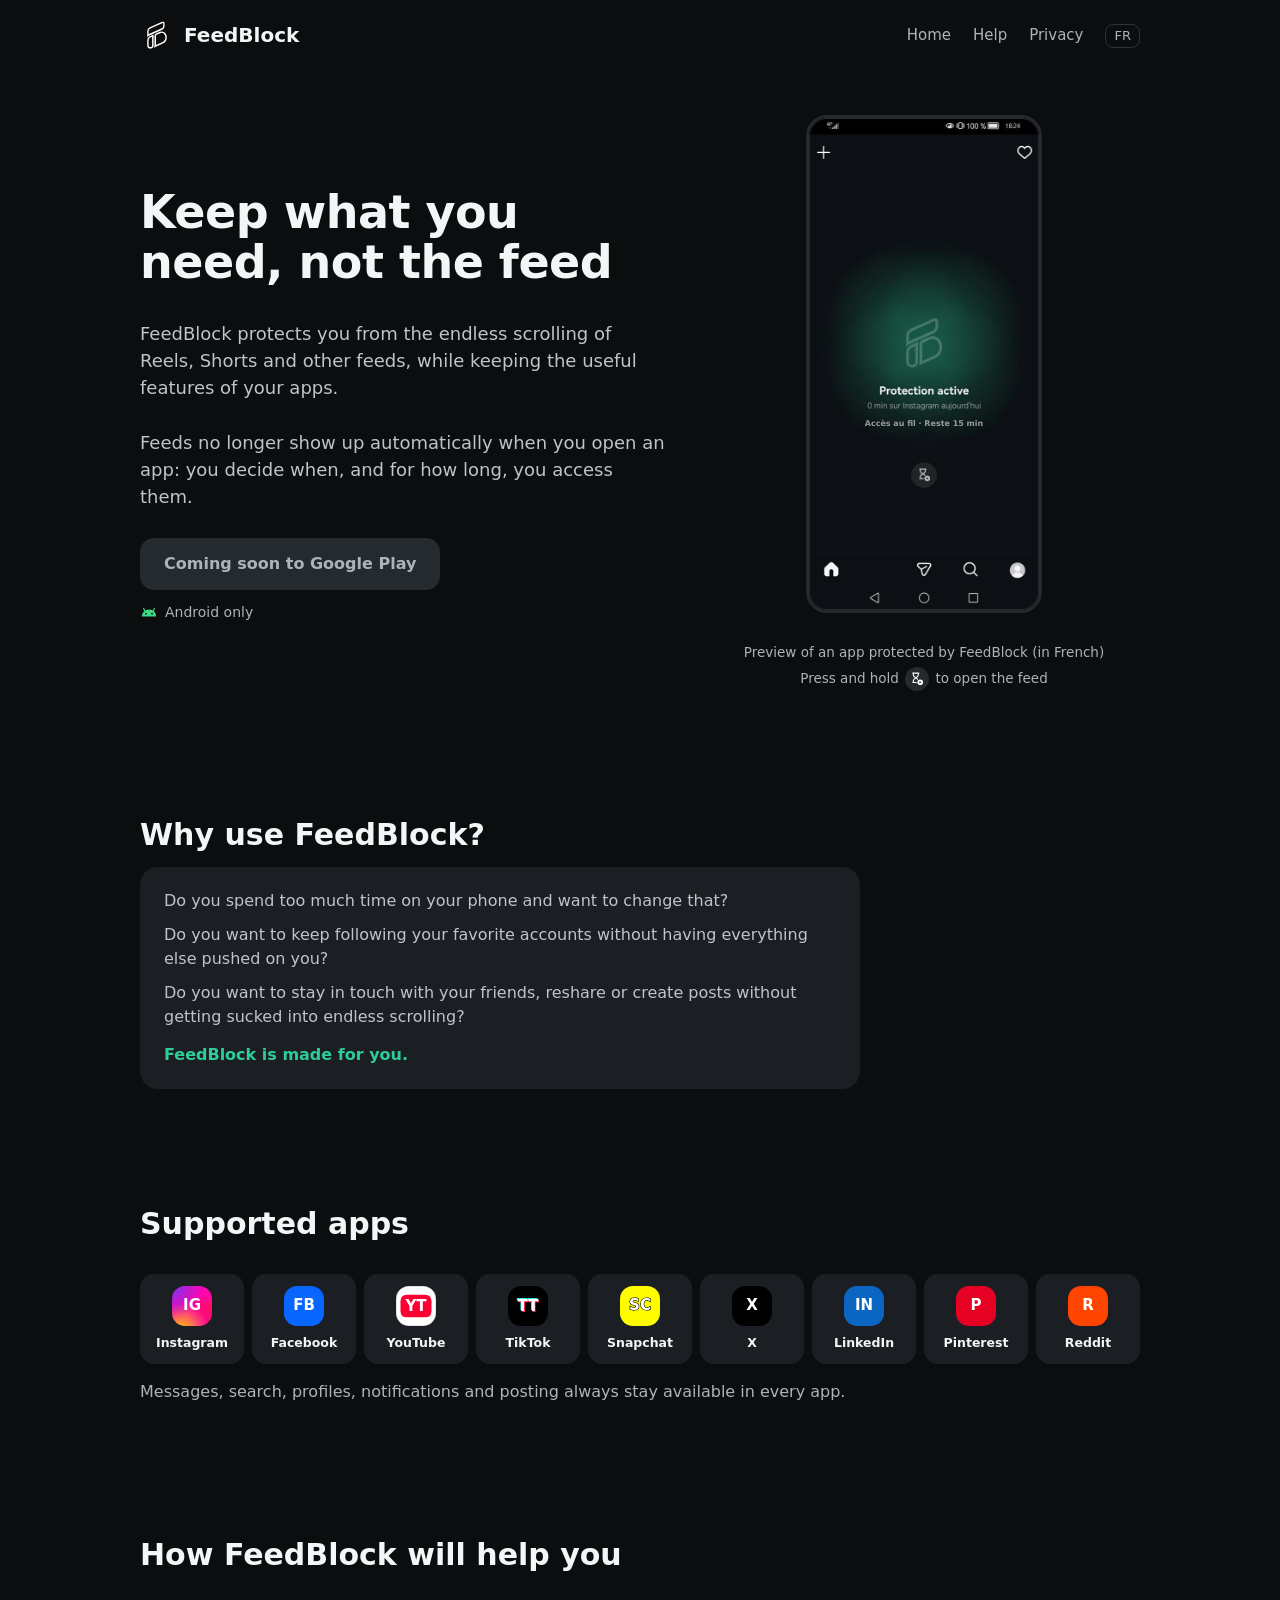
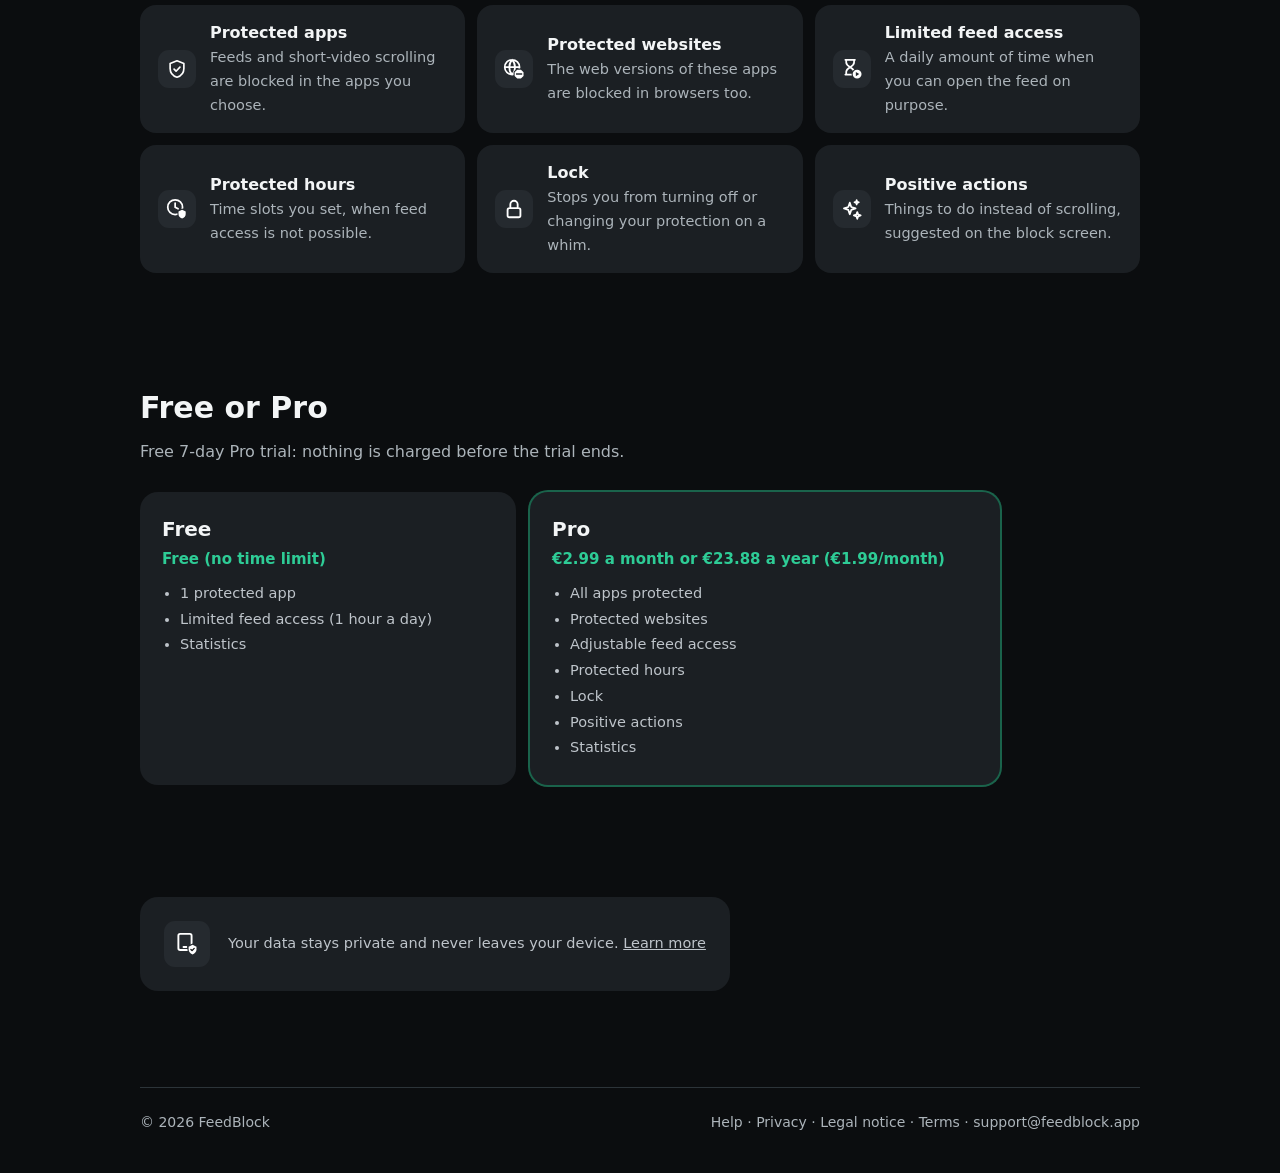
<file: index.html>
<!doctype html>
<html lang="en">
<head>
<meta charset="utf-8">
<meta name="viewport" content="width=device-width, initial-scale=1">
<title>FeedBlock · Block feeds and short-video scrolling</title>
<meta name="description" content="FeedBlock blocks feeds and short-video scrolling in your apps, without blocking anything else.">
<meta property="og:type" content="website">
<meta property="og:site_name" content="FeedBlock">
<meta property="og:title" content="FeedBlock · Block feeds and short-video scrolling">
<meta property="og:description" content="FeedBlock blocks feeds and short-video scrolling in your apps, without blocking anything else.">
<meta property="og:url" content="https://feedblock.app/">
<meta property="og:image" content="https://feedblock.app/partage-en.png">
<meta property="og:image:width" content="1200">
<meta property="og:image:height" content="630">
<meta property="og:locale" content="en_US">
<meta name="twitter:card" content="summary_large_image">
<link rel="alternate" hreflang="en" href="https://feedblock.app/">
<link rel="alternate" hreflang="fr" href="https://feedblock.app/fr/">
<link rel="alternate" hreflang="x-default" href="https://feedblock.app/">
<link rel="icon" href="/favicon.svg">
<link rel="stylesheet" href="/style.css?v=202611091512">
<script>try{if(!localStorage.getItem('lang')&&/^fr\b/i.test(navigator.language||''))location.replace('/fr/')}catch(e){}</script>
</head>
<body>
<div class="wrap">
<header>
 <a class="brand" href="/"><img src="/logo.svg" alt="">FeedBlock</a>
 <nav><a href="/">Home</a><a href="/help">Help</a><a href="/privacy">Privacy</a><a class="lang" href="/fr/" hreflang="fr" onclick="try{localStorage.setItem('lang','fr')}catch(e){}">FR</a></nav>
</header>

<div class="hero">
 <div>
  <h1>Keep what you need, <span style="white-space:nowrap">not the feed</span></h1>
  <p class="lead">FeedBlock protects you from the endless scrolling of Reels, Shorts and other feeds, while keeping the useful features of your apps.</p>
  <p class="lead">Feeds no longer show up automatically when you open an app: you decide when, and for how long, you access them.</p>
  <a class="btn off">Coming soon to Google Play</a>
  <div class="note"><svg class="droid" viewBox="0 0 24 24" aria-hidden="true"><path fill="#3DDC84" d="M2.5,18A9.5,9.5 0 0 1 21.5,18Z"/><path stroke="#3DDC84" stroke-width="1.6" stroke-linecap="round" d="M6.6,10.4L4.8,7.4M17.4,10.4L19.2,7.4"/><circle cx="8" cy="14.3" r="1.15" fill="#0b0d0f"/><circle cx="16" cy="14.3" r="1.15" fill="#0b0d0f"/></svg>Android only</div>
 </div>
 <div class="phones">
  <div class="demo" id="demo" role="img" aria-label="FeedBlock block screen on Instagram: a long press on the hourglass opens the feed for a limited time">
   <img class="fil" src="/fil.jpg" alt="" draggable="false" style="visibility:hidden">
   <img class="mask" src="/masque.jpg" alt="" draggable="false">
   <div class="count"><span class="cw"><span class="ct">Accès au fil · Reste 15 min</span><i class="track"><b></b></i></span></div>
   <div class="pill"><small>Restant</small><span class="pt">15:00</span></div>
   <div class="hold" id="hold" aria-label="Feed access"></div>
  </div>
  <div class="hint">Preview of an app protected by FeedBlock (in French)<br>Press and hold <span class="hg"><img src="/icons/ic_free_time.svg" alt="the hourglass"></span> to open the feed</div>
 </div>
 <script>
 // Démonstration lancée par l'utilisateur (comme dans l'application) : maintenir le sablier 5 s ouvre le fil 15 min ;
 // ici le fil se referme après quelques secondes pour pouvoir recommencer. Positions relevées sur les captures 1080 x 2312.
 (function(){
  const d=document.getElementById('demo'),mask=d.querySelector('.mask'),fil=d.querySelector('.fil'),count=d.querySelector('.count'),ct=d.querySelector('.ct'),
   track=d.querySelector('.track'),fill=track.firstChild,pill=d.querySelector('.pill'),pt=d.querySelector('.pt'),
   hold=document.getElementById('hold');
  const size=()=>d.style.setProperty('--k',d.clientWidth/360);size();addEventListener('resize',size);
  const wait=ms=>new Promise(r=>setTimeout(r,ms));
  let state='idle',raf=0;
  function reset(){
   cancelAnimationFrame(raf);state='idle';d.classList.remove('pressing','open');
   mask.style.opacity=1;count.style.opacity=1;pill.style.visibility='hidden';
   ct.textContent='Accès au fil · Reste 15 min';ct.classList.remove('on');track.style.visibility='hidden';fill.style.transform='scaleX(0)';
   // Fil caché sous l'écran bloqué une fois recouvert : ses bords se voyaient autour du téléphone agrandi.
   setTimeout(()=>{if(state==='idle')fil.style.visibility='hidden';},800);
  }
  async function open(){
   state='open';fil.style.visibility='visible';d.classList.remove('pressing');d.classList.add('open');mask.style.opacity=0;count.style.opacity=0;
   let s=900;pt.textContent='15:00';await wait(700);pill.style.visibility='visible';
   for(let i=0;i<6;i++){await wait(1000);s--;pt.textContent=Math.floor(s/60)+':'+String(s%60).padStart(2,'0');}
   reset();
  }
  function down(e){
   if(state!=='idle')return;e.preventDefault();state='pressing';d.classList.add('pressing');
   ct.classList.add('on');track.style.visibility='visible';const t0=performance.now();
   (function step(){const k=Math.min(1,(performance.now()-t0)/5000);ct.textContent='Accès au fil dans '+Math.max(1,Math.ceil(5-k*5));fill.style.transform='scaleX('+k+')';
    if(k>=1)open();else raf=requestAnimationFrame(step);})();
  }
  function up(){if(state==='pressing')reset();}
  hold.addEventListener('pointerdown',down);
  ['pointerup','pointerleave','pointercancel'].forEach(t=>hold.addEventListener(t,up));
  d.addEventListener('contextmenu',e=>e.preventDefault());
  reset();
 })();
 </script>
</div>

<section>
 <h2>Why use FeedBlock?</h2>
 <div class="questions">
  <p>Do you spend too much time on your phone and want to change that?</p>
  <p>Do you want to keep following your favorite accounts without having everything else pushed on you?</p>
  <p>Do you want to stay in touch with your friends, reshare or create posts without getting sucked into endless scrolling?</p>
  <b>FeedBlock is made for you.</b>
 </div>
</section>

<section>
 <h2 style="margin-bottom:28px">Supported apps</h2>
 <div class="apps">
  <div class="app"><div aria-hidden="true" class="tile ig">IG</div>Instagram</div>
  <div class="app"><div aria-hidden="true" class="tile" style="background:#0866ff">FB</div>Facebook</div>
  <div class="app"><div aria-hidden="true" class="tile yt"><svg viewBox="0 0 34 34"><path fill="#ff0033" d="M9.2,7.4 L24.8,7.4 Q30.2,7.4 30.2,13.05 L30.2,20.95 Q30.2,26.6 24.8,26.6 L9.2,26.6 Q3.81,26.6 3.81,20.95 L3.81,13.05 Q3.81,7.4 9.2,7.4Z"/><text x="17" y="21.6" font-size="12.75" font-weight="800" fill="#fff" text-anchor="middle">YT</text></svg></div>YouTube</div>
  <div class="app"><div aria-hidden="true" class="tile tt"><svg viewBox="0 0 34 34"><text x="16.2" y="20.8" font-size="12.75" font-weight="800" fill="#25F4EE" text-anchor="middle">TT</text><text x="17.8" y="22.4" font-size="12.75" font-weight="800" fill="#FE2C55" text-anchor="middle">TT</text><text x="17" y="21.6" font-size="12.75" font-weight="800" fill="#fff" text-anchor="middle">TT</text></svg></div>TikTok</div>
  <div class="app"><div aria-hidden="true" class="tile sc" style="background:#fffc00">SC</div>Snapchat</div>
  <div class="app"><div aria-hidden="true" class="tile" style="background:#000">X</div>X</div>
  <div class="app"><div aria-hidden="true" class="tile" style="background:#0a66c2">IN</div>LinkedIn</div>
  <div class="app"><div aria-hidden="true" class="tile" style="background:#e60023">P</div>Pinterest</div>
  <div class="app"><div aria-hidden="true" class="tile" style="background:#ff4500">R</div>Reddit</div>
 </div>
 <p class="keep">Messages, search, profiles, notifications and posting always stay available in every app.</p>
</section>

<section id="fonctions">
 <h2 style="margin-bottom:28px">How FeedBlock will help you</h2>
 <div class="features">
  <div class="feature"><div class="ico"><img src="/icons/ic_tab_protection.svg" alt=""></div><div><b>Protected apps</b><span>Feeds and short-video scrolling are blocked in the apps you choose.</span></div></div>
  <div class="feature"><div class="ico"><img src="/icons/ic_web.svg" alt=""></div><div><b>Protected websites</b><span>The web versions of these apps are blocked in browsers too.</span></div></div>
  <div class="feature"><div class="ico"><img src="/icons/ic_free_time.svg" alt=""></div><div><b>Limited feed access</b><span>A daily amount of time when you can open the feed on purpose.</span></div></div>
  <div class="feature"><div class="ico"><img src="/icons/ic_protected_hours.svg" alt=""></div><div><b>Protected hours</b><span>Time slots you set, when feed access is not possible.</span></div></div>
  <div class="feature"><div class="ico"><img src="/icons/ic_lock.svg" alt=""></div><div><b>Lock</b><span>Stops you from turning off or changing your protection on a whim.</span></div></div>
  <div class="feature"><div class="ico"><img src="/icons/ic_idea.svg" alt=""></div><div><b>Positive actions</b><span>Things to do instead of scrolling, suggested on the block screen.</span></div></div>
 </div>
</section>

<section id="prix">
 <h2>Free or Pro</h2>
 <p class="sub">Free 7-day Pro trial: nothing is charged before the trial ends.</p>
 <div class="plans">
  <div class="plan">
   <h3>Free</h3><div class="price">Free (no time limit)</div>
   <ul><li>1 protected app</li><li>Limited feed access (1 hour a day)</li><li>Statistics</li></ul>
  </div>
  <div class="plan pro">
   <h3>Pro</h3><div class="price">€2.99 a month or €23.88 a year (€1.99/month)</div>
   <ul><li>All apps protected</li><li>Protected websites</li><li>Adjustable feed access</li><li>Protected hours</li><li>Lock</li><li>Positive actions</li><li>Statistics</li></ul>
  </div>
 </div>
</section>

<section>
 <div class="privacy">
  <div class="ico" style="width:46px;height:46px"><img src="/icons/confidentialite.svg" alt="" style="width:24px;height:24px"></div>
  <p>Your data stays private and never leaves your device. <a href="/privacy">Learn more</a></p>
 </div>
</section>

<footer>
 <span>© 2026 FeedBlock</span>
 <span><a href="/help">Help</a> · <a href="/privacy">Privacy</a> · <a href="/legal">Legal notice</a> · <a href="/terms">Terms</a> · <a href="mailto:support@feedblock.app">support@feedblock.app</a></span>
</footer>
</div>
</body>
</html>
</file>
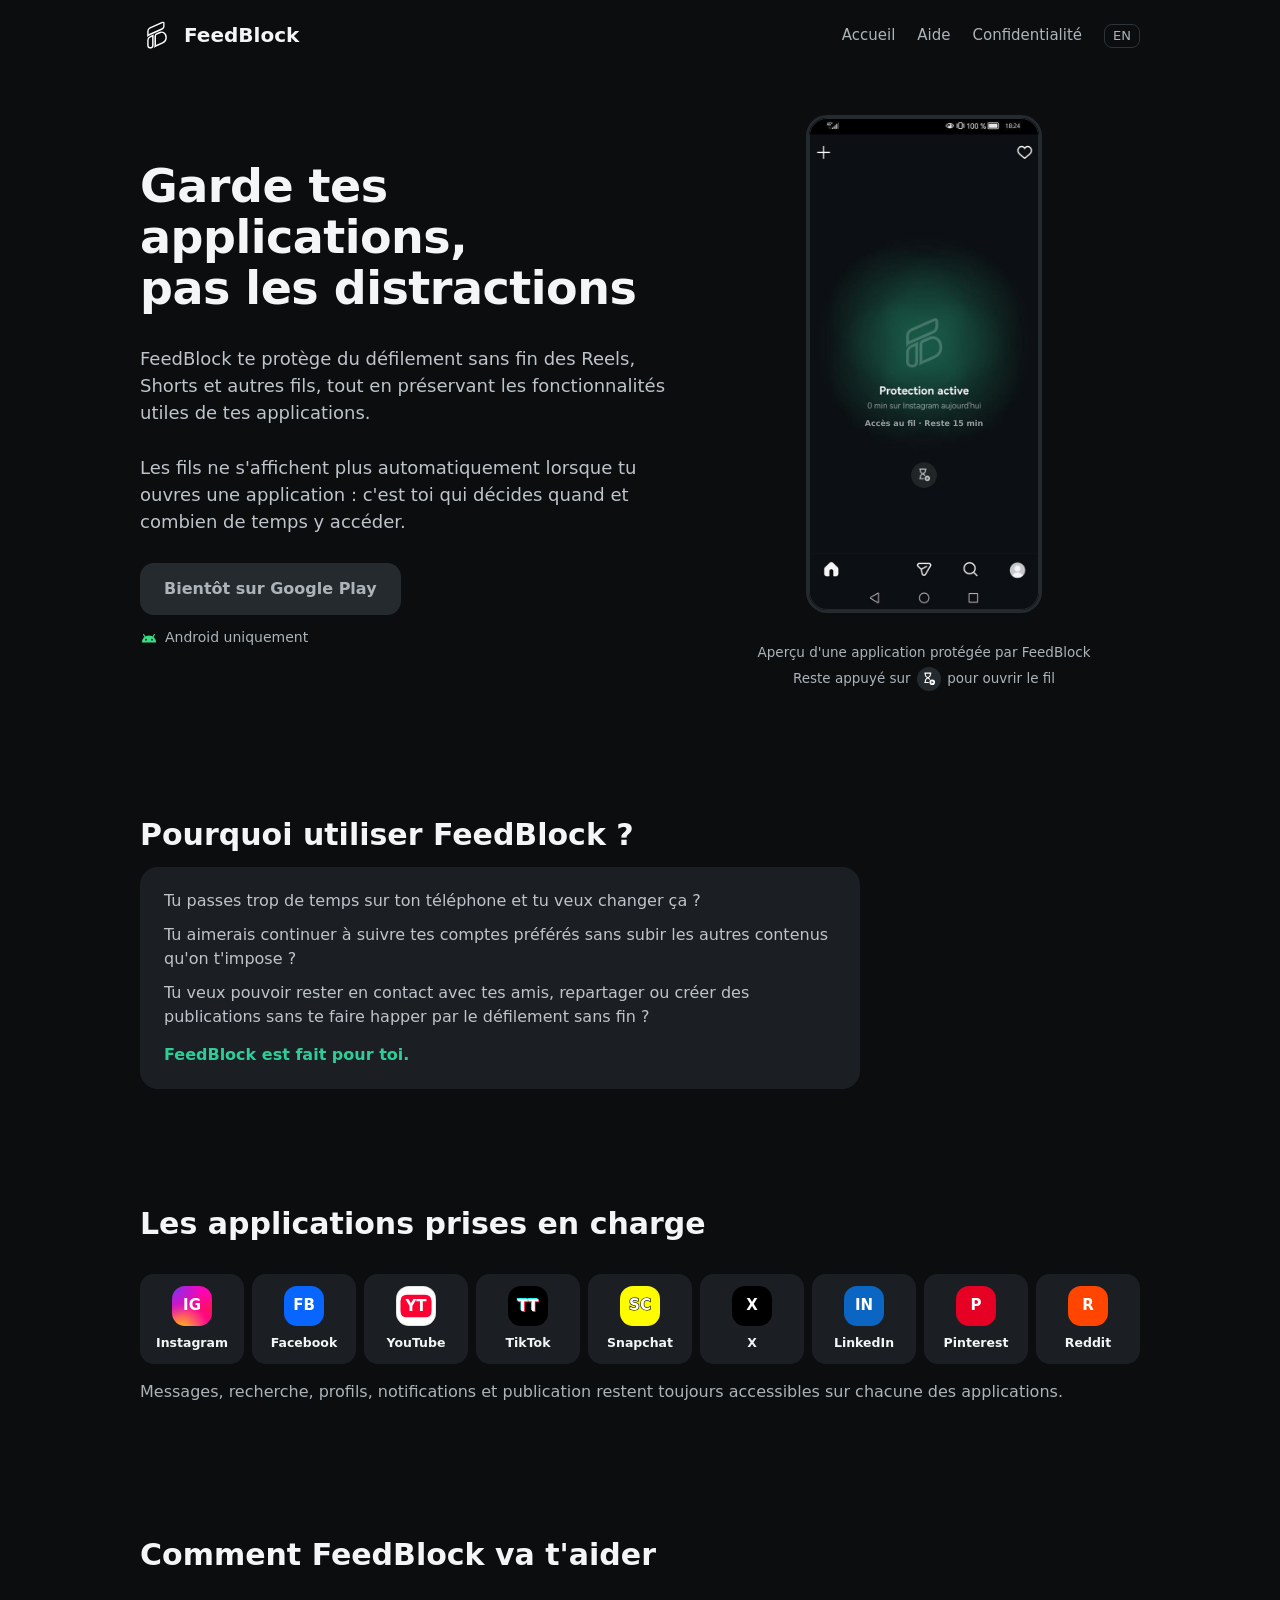
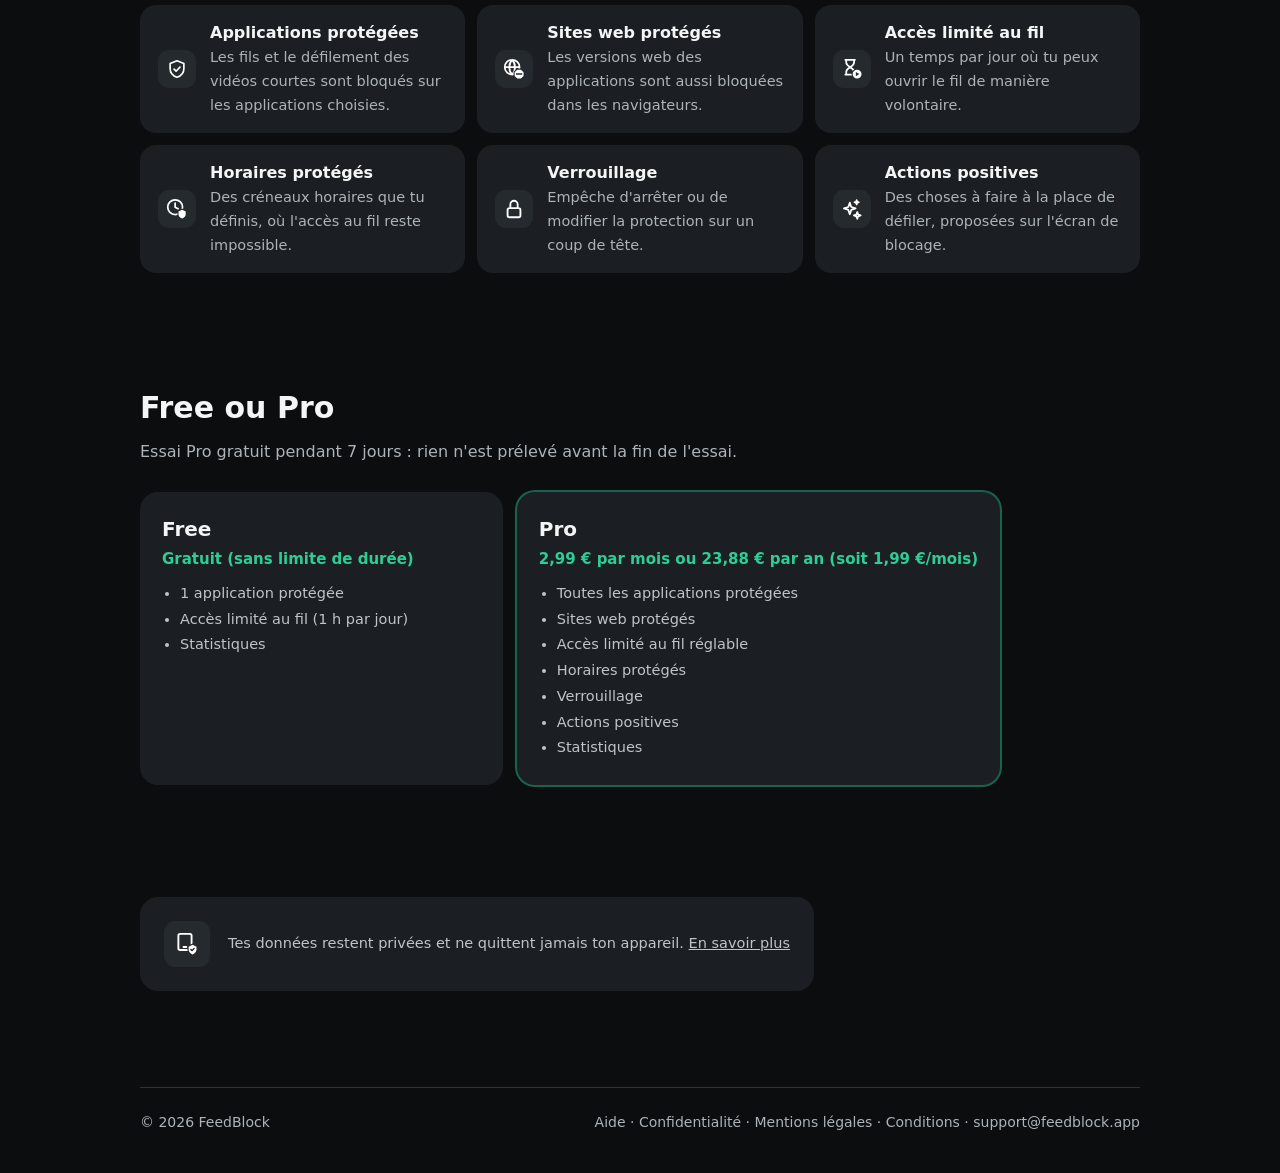
<file: fr/index.html>
<!doctype html>
<html lang="fr">
<head>
<meta charset="utf-8">
<meta name="viewport" content="width=device-width, initial-scale=1">
<title>FeedBlock · Bloque les fils et le défilement des vidéos courtes</title>
<meta name="description" content="FeedBlock bloque les fils et le défilement des vidéos courtes de tes applications, sans bloquer le reste.">
<meta property="og:type" content="website">
<meta property="og:site_name" content="FeedBlock">
<meta property="og:title" content="FeedBlock · Bloque les fils et le défilement des vidéos courtes">
<meta property="og:description" content="FeedBlock bloque les fils et le défilement des vidéos courtes de tes applications, sans bloquer le reste.">
<meta property="og:url" content="https://feedblock.app/fr/">
<meta property="og:image" content="https://feedblock.app/partage.png">
<meta property="og:image:width" content="1200">
<meta property="og:image:height" content="630">
<meta property="og:locale" content="fr_FR">
<meta name="twitter:card" content="summary_large_image">
<link rel="alternate" hreflang="en" href="https://feedblock.app/">
<link rel="alternate" hreflang="fr" href="https://feedblock.app/fr/">
<link rel="alternate" hreflang="x-default" href="https://feedblock.app/">
<link rel="icon" href="/favicon.svg">
<link rel="stylesheet" href="/style.css?v=202611091512">
</head>
<body>
<div class="wrap">
<header>
 <a class="brand" href="/fr/"><img src="/logo.svg" alt="">FeedBlock</a>
 <nav><a href="/fr/">Accueil</a><a href="/fr/aide">Aide</a><a href="/fr/confidentialite">Confidentialité</a><a class="lang" href="/" hreflang="en" onclick="try{localStorage.setItem('lang','en')}catch(e){}">EN</a></nav>
</header>

<div class="hero">
 <div>
  <h1>Garde tes applications,<br>pas les distractions</h1>
  <p class="lead">FeedBlock te protège du défilement sans fin des Reels, Shorts et autres fils, tout en préservant les fonctionnalités utiles de tes applications.</p>
  <p class="lead">Les fils ne s'affichent plus automatiquement lorsque tu ouvres une application : c'est toi qui décides quand et combien de temps y accéder.</p>
  <a class="btn off">Bientôt sur Google Play</a>
  <div class="note"><svg class="droid" viewBox="0 0 24 24" aria-hidden="true"><path fill="#3DDC84" d="M2.5,18A9.5,9.5 0 0 1 21.5,18Z"/><path stroke="#3DDC84" stroke-width="1.6" stroke-linecap="round" d="M6.6,10.4L4.8,7.4M17.4,10.4L19.2,7.4"/><circle cx="8" cy="14.3" r="1.15" fill="#0b0d0f"/><circle cx="16" cy="14.3" r="1.15" fill="#0b0d0f"/></svg>Android uniquement</div>
 </div>
 <div class="phones">
  <div class="demo" id="demo" role="img" aria-label="Écran de blocage de FeedBlock sur Instagram : un appui long sur le sablier ouvre le fil pour un temps limité">
   <img class="fil" src="/fil.jpg" alt="" draggable="false" style="visibility:hidden">
   <img class="mask" src="/masque.jpg" alt="" draggable="false">
   <div class="count"><span class="cw"><span class="ct">Accès au fil · Reste 15 min</span><i class="track"><b></b></i></span></div>
   <div class="pill"><small>Restant</small><span class="pt">15:00</span></div>
   <div class="hold" id="hold" aria-label="Accès au fil"></div>
  </div>
  <div class="hint">Aperçu d'une application protégée par FeedBlock<br>Reste appuyé sur <span class="hg"><img src="/icons/ic_free_time.svg" alt="le sablier"></span> pour ouvrir le fil</div>
 </div>
 <script>
 // Démonstration lancée par l'utilisateur (comme dans l'application) : maintenir le sablier 5 s ouvre le fil 15 min ;
 // ici le fil se referme après quelques secondes pour pouvoir recommencer. Positions relevées sur les captures 1080 x 2312.
 (function(){
  const d=document.getElementById('demo'),mask=d.querySelector('.mask'),fil=d.querySelector('.fil'),count=d.querySelector('.count'),ct=d.querySelector('.ct'),
   track=d.querySelector('.track'),fill=track.firstChild,pill=d.querySelector('.pill'),pt=d.querySelector('.pt'),
   hold=document.getElementById('hold');
  const size=()=>d.style.setProperty('--k',d.clientWidth/360);size();addEventListener('resize',size);
  const wait=ms=>new Promise(r=>setTimeout(r,ms));
  let state='idle',raf=0;
  function reset(){
   cancelAnimationFrame(raf);state='idle';d.classList.remove('pressing','open');
   mask.style.opacity=1;count.style.opacity=1;pill.style.visibility='hidden';
   ct.textContent='Accès au fil · Reste 15 min';ct.classList.remove('on');track.style.visibility='hidden';fill.style.transform='scaleX(0)';
   // Fil caché sous l'écran bloqué une fois recouvert : ses bords se voyaient autour du téléphone agrandi.
   setTimeout(()=>{if(state==='idle')fil.style.visibility='hidden';},800);
  }
  async function open(){
   state='open';fil.style.visibility='visible';d.classList.remove('pressing');d.classList.add('open');mask.style.opacity=0;count.style.opacity=0;
   let s=900;pt.textContent='15:00';await wait(700);pill.style.visibility='visible';
   for(let i=0;i<6;i++){await wait(1000);s--;pt.textContent=Math.floor(s/60)+':'+String(s%60).padStart(2,'0');}
   reset();
  }
  function down(e){
   if(state!=='idle')return;e.preventDefault();state='pressing';d.classList.add('pressing');
   ct.classList.add('on');track.style.visibility='visible';const t0=performance.now();
   (function step(){const k=Math.min(1,(performance.now()-t0)/5000);ct.textContent='Accès au fil dans '+Math.max(1,Math.ceil(5-k*5));fill.style.transform='scaleX('+k+')';
    if(k>=1)open();else raf=requestAnimationFrame(step);})();
  }
  function up(){if(state==='pressing')reset();}
  hold.addEventListener('pointerdown',down);
  ['pointerup','pointerleave','pointercancel'].forEach(t=>hold.addEventListener(t,up));
  d.addEventListener('contextmenu',e=>e.preventDefault());
  reset();
 })();
 </script>
</div>

<section>
 <h2>Pourquoi utiliser FeedBlock ?</h2>
 <div class="questions">
  <p>Tu passes trop de temps sur ton téléphone et tu veux changer ça ?</p>
  <p>Tu aimerais continuer à suivre tes comptes préférés sans subir les autres contenus qu'on t'impose ?</p>
  <p>Tu veux pouvoir rester en contact avec tes amis, repartager ou créer des publications sans te faire happer par le défilement sans fin ?</p>
  <b>FeedBlock est fait pour toi.</b>
 </div>
</section>

<section>
 <h2 style="margin-bottom:28px">Les applications prises en charge</h2>
 <div class="apps">
  <div class="app"><div aria-hidden="true" class="tile ig">IG</div>Instagram</div>
  <div class="app"><div aria-hidden="true" class="tile" style="background:#0866ff">FB</div>Facebook</div>
  <div class="app"><div aria-hidden="true" class="tile yt"><svg viewBox="0 0 34 34"><path fill="#ff0033" d="M9.2,7.4 L24.8,7.4 Q30.2,7.4 30.2,13.05 L30.2,20.95 Q30.2,26.6 24.8,26.6 L9.2,26.6 Q3.81,26.6 3.81,20.95 L3.81,13.05 Q3.81,7.4 9.2,7.4Z"/><text x="17" y="21.6" font-size="12.75" font-weight="800" fill="#fff" text-anchor="middle">YT</text></svg></div>YouTube</div>
  <div class="app"><div aria-hidden="true" class="tile tt"><svg viewBox="0 0 34 34"><text x="16.2" y="20.8" font-size="12.75" font-weight="800" fill="#25F4EE" text-anchor="middle">TT</text><text x="17.8" y="22.4" font-size="12.75" font-weight="800" fill="#FE2C55" text-anchor="middle">TT</text><text x="17" y="21.6" font-size="12.75" font-weight="800" fill="#fff" text-anchor="middle">TT</text></svg></div>TikTok</div>
  <div class="app"><div aria-hidden="true" class="tile sc" style="background:#fffc00">SC</div>Snapchat</div>
  <div class="app"><div aria-hidden="true" class="tile" style="background:#000">X</div>X</div>
  <div class="app"><div aria-hidden="true" class="tile" style="background:#0a66c2">IN</div>LinkedIn</div>
  <div class="app"><div aria-hidden="true" class="tile" style="background:#e60023">P</div>Pinterest</div>
  <div class="app"><div aria-hidden="true" class="tile" style="background:#ff4500">R</div>Reddit</div>
 </div>
 <p class="keep">Messages, recherche, profils, notifications et publication restent toujours accessibles sur chacune des applications.</p>
</section>

<section id="fonctions">
 <h2 style="margin-bottom:28px">Comment FeedBlock va t'aider</h2>
 <div class="features">
  <div class="feature"><div class="ico"><img src="/icons/ic_tab_protection.svg" alt=""></div><div><b>Applications protégées</b><span>Les fils et le défilement des vidéos courtes sont bloqués sur les applications choisies.</span></div></div>
  <div class="feature"><div class="ico"><img src="/icons/ic_web.svg" alt=""></div><div><b>Sites web protégés</b><span>Les versions web des applications sont aussi bloquées dans les navigateurs.</span></div></div>
  <div class="feature"><div class="ico"><img src="/icons/ic_free_time.svg" alt=""></div><div><b>Accès limité au fil</b><span>Un temps par jour où tu peux ouvrir le fil de manière volontaire.</span></div></div>
  <div class="feature"><div class="ico"><img src="/icons/ic_protected_hours.svg" alt=""></div><div><b>Horaires protégés</b><span>Des créneaux horaires que tu définis, où l'accès au fil reste impossible.</span></div></div>
  <div class="feature"><div class="ico"><img src="/icons/ic_lock.svg" alt=""></div><div><b>Verrouillage</b><span>Empêche d'arrêter ou de modifier la protection sur un coup de tête.</span></div></div>
  <div class="feature"><div class="ico"><img src="/icons/ic_idea.svg" alt=""></div><div><b>Actions positives</b><span>Des choses à faire à la place de défiler, proposées sur l'écran de blocage.</span></div></div>
 </div>
</section>

<section id="prix">
 <h2>Free ou Pro</h2>
 <p class="sub">Essai Pro gratuit pendant 7 jours : rien n'est prélevé avant la fin de l'essai.</p>
 <div class="plans">
  <div class="plan">
   <h3>Free</h3><div class="price">Gratuit (sans limite de durée)</div>
   <ul><li>1 application protégée</li><li>Accès limité au fil (1 h par jour)</li><li>Statistiques</li></ul>
  </div>
  <div class="plan pro">
   <h3>Pro</h3><div class="price">2,99 € par mois ou 23,88 € par an (soit 1,99 €/mois)</div>
   <ul><li>Toutes les applications protégées</li><li>Sites web protégés</li><li>Accès limité au fil réglable</li><li>Horaires protégés</li><li>Verrouillage</li><li>Actions positives</li><li>Statistiques</li></ul>
  </div>
 </div>
</section>

<section>
 <div class="privacy">
  <div class="ico" style="width:46px;height:46px"><img src="/icons/confidentialite.svg" alt="" style="width:24px;height:24px"></div>
  <p>Tes données restent privées et ne quittent jamais ton appareil. <a href="/fr/confidentialite">En savoir plus</a></p>
 </div>
</section>

<footer>
 <span>© 2026 FeedBlock</span>
 <span><a href="/fr/aide">Aide</a> · <a href="/fr/confidentialite">Confidentialité</a> · <a href="/fr/mentions-legales">Mentions légales</a> · <a href="/fr/conditions">Conditions</a> · <a href="mailto:support@feedblock.app">support@feedblock.app</a></span>
</footer>
</div>
</body>
</html>
</file>
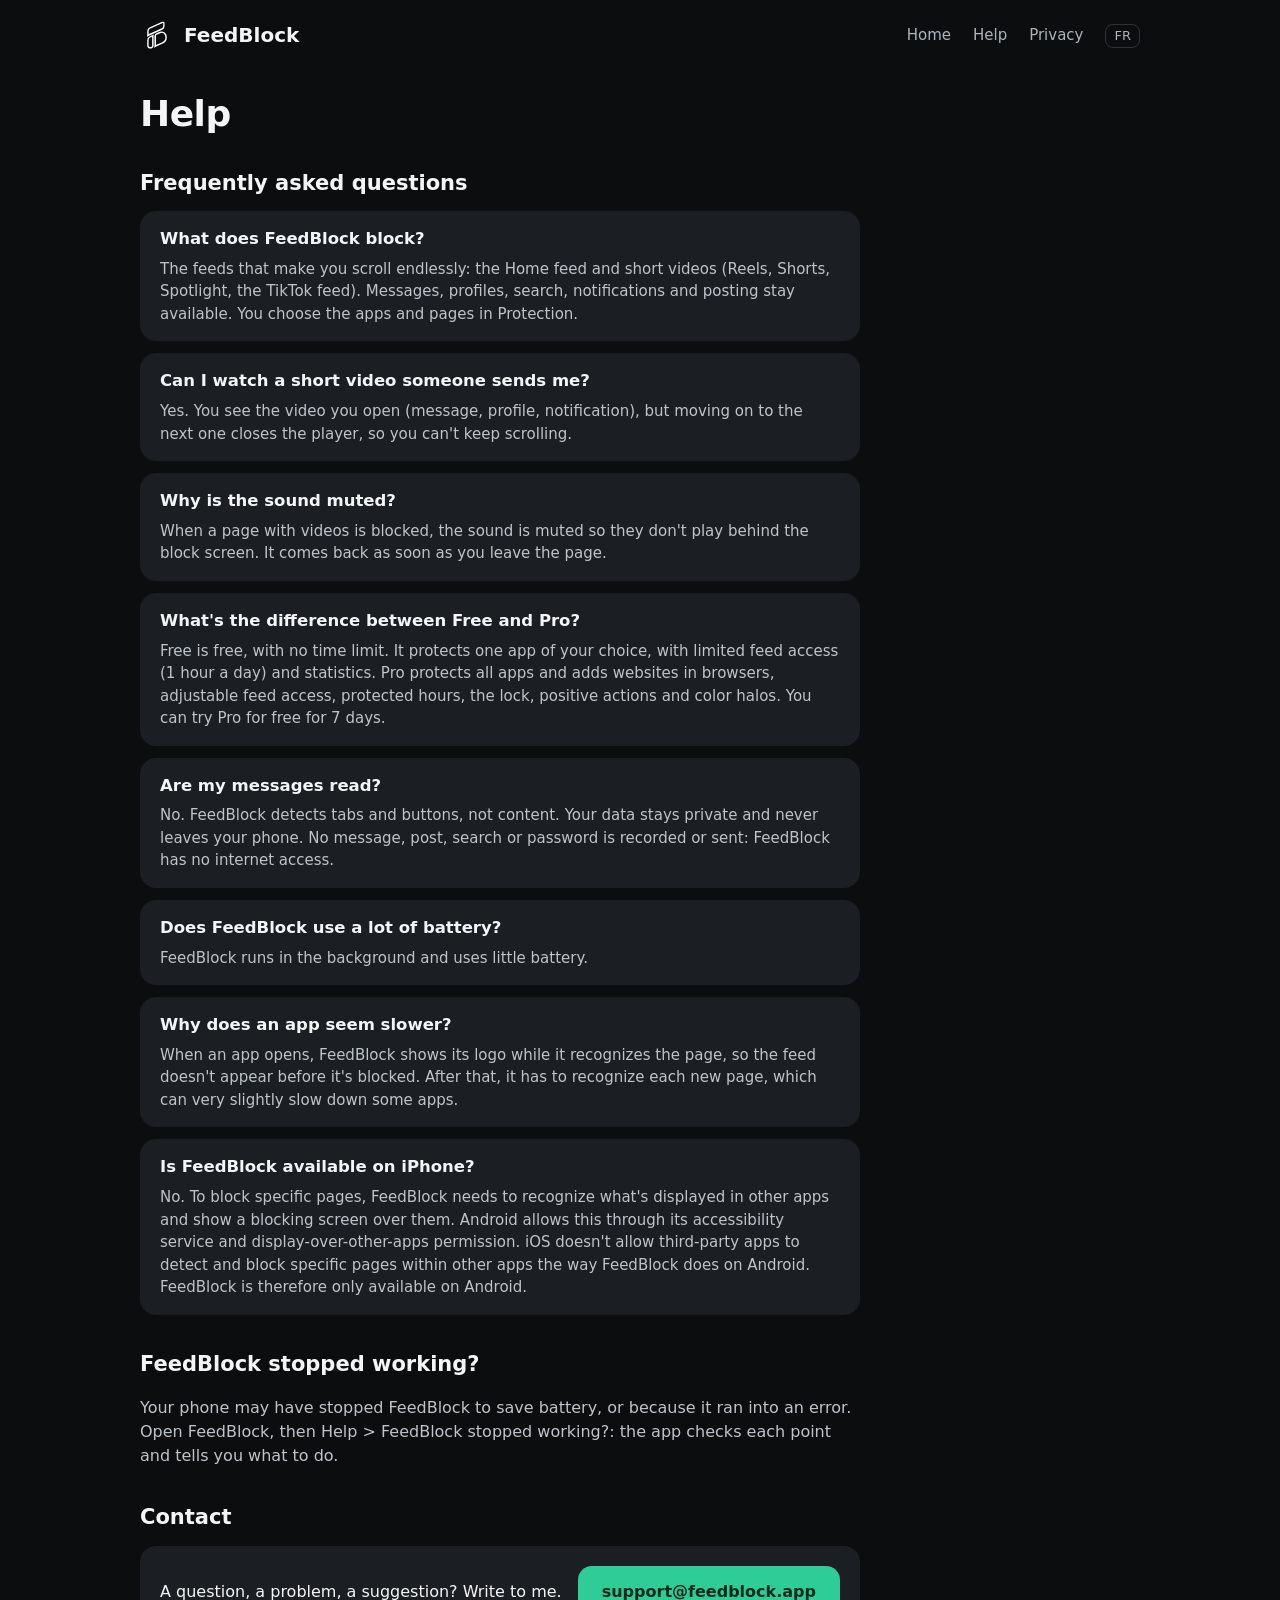
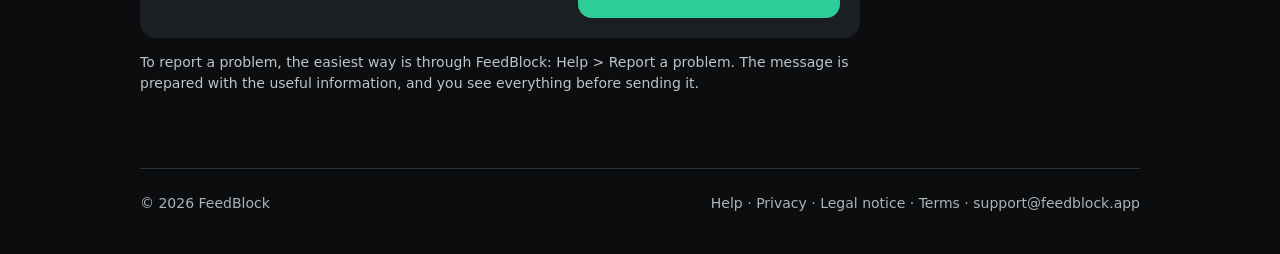
<file: help.html>
<!doctype html>
<html lang="en">
<head>
<meta charset="utf-8">
<meta name="viewport" content="width=device-width, initial-scale=1">
<title>Help · FeedBlock</title>
<meta name="description" content="Frequently asked questions about FeedBlock, and contact.">
<meta property="og:type" content="website">
<meta property="og:site_name" content="FeedBlock">
<meta property="og:title" content="Help · FeedBlock">
<meta property="og:description" content="Frequently asked questions about FeedBlock, and contact.">
<meta property="og:url" content="https://feedblock.app/help">
<meta property="og:image" content="https://feedblock.app/partage-en.png">
<meta property="og:image:width" content="1200">
<meta property="og:image:height" content="630">
<meta property="og:locale" content="en_US">
<meta name="twitter:card" content="summary_large_image">
<link rel="alternate" hreflang="en" href="https://feedblock.app/help">
<link rel="alternate" hreflang="fr" href="https://feedblock.app/fr/aide">
<link rel="alternate" hreflang="x-default" href="https://feedblock.app/help">
<link rel="icon" href="/favicon.svg">
<link rel="stylesheet" href="/style.css?v=202611091512">
</head>
<body>
<div class="wrap">
<header>
 <a class="brand" href="/"><img src="/logo.svg" alt="">FeedBlock</a>
 <nav><a href="/">Home</a><a href="/help">Help</a><a href="/privacy">Privacy</a><a class="lang" href="/fr/aide" hreflang="fr" onclick="try{localStorage.setItem('lang','fr')}catch(e){}">FR</a></nav>
</header>

<div class="page">
 <h1>Help</h1>

 <h2>Frequently asked questions</h2>
 <div class="card"><h3>What does FeedBlock block?</h3><p>The feeds that make you scroll endlessly: the Home feed and short videos (Reels, Shorts, Spotlight, the TikTok feed). Messages, profiles, search, notifications and posting stay available. You choose the apps and pages in Protection.</p></div>
 <div class="card"><h3>Can I watch a short video someone sends me?</h3><p>Yes. You see the video you open (message, profile, notification), but moving on to the next one closes the player, so you can't keep scrolling.</p></div>
 <div class="card"><h3>Why is the sound muted?</h3><p>When a page with videos is blocked, the sound is muted so they don't play behind the block screen. It comes back as soon as you leave the page.</p></div>
 <div class="card"><h3>What's the difference between Free and Pro?</h3><p>Free is free, with no time limit. It protects one app of your choice, with limited feed access (1 hour a day) and statistics. Pro protects all apps and adds websites in browsers, adjustable feed access, protected hours, the lock, positive actions and color halos. You can try Pro for free for 7 days.</p></div>
 <div class="card"><h3>Are my messages read?</h3><p>No. FeedBlock detects tabs and buttons, not content. Your data stays private and never leaves your phone. No message, post, search or password is recorded or sent: FeedBlock has no internet access.</p></div>
 <div class="card"><h3>Does FeedBlock use a lot of battery?</h3><p>FeedBlock runs in the background and uses little battery.</p></div>
 <div class="card"><h3>Why does an app seem slower?</h3><p>When an app opens, FeedBlock shows its logo while it recognizes the page, so the feed doesn't appear before it's blocked. After that, it has to recognize each new page, which can very slightly slow down some apps.</p></div>
 <div class="card"><h3>Is FeedBlock available on iPhone?</h3><p>No. To block specific pages, FeedBlock needs to recognize what's displayed in other apps and show a blocking screen over them. Android allows this through its accessibility service and display-over-other-apps permission. iOS doesn't allow third-party apps to detect and block specific pages within other apps the way FeedBlock does on Android. FeedBlock is therefore only available on Android.</p></div>

 <h2>FeedBlock stopped working?</h2>
 <p>Your phone may have stopped FeedBlock to save battery, or because it ran into an error. Open FeedBlock, then Help &gt; FeedBlock stopped working?: the app checks each point and tells you what to do.</p>

 <h2>Contact</h2>
 <div class="contact">
  <span>A question, a problem, a suggestion? Write to me.</span>
  <a class="btn" href="mailto:support@feedblock.app">support@feedblock.app</a>
 </div>
 <p class="small">To report a problem, the easiest way is through FeedBlock: Help &gt; Report a problem. The message is prepared with the useful information, and you see everything before sending it.</p>
</div>

<footer>
 <span>© 2026 FeedBlock</span>
 <span><a href="/help">Help</a> · <a href="/privacy">Privacy</a> · <a href="/legal">Legal notice</a> · <a href="/terms">Terms</a> · <a href="mailto:support@feedblock.app">support@feedblock.app</a></span>
</footer>
</div>
</body>
</html>
</file>
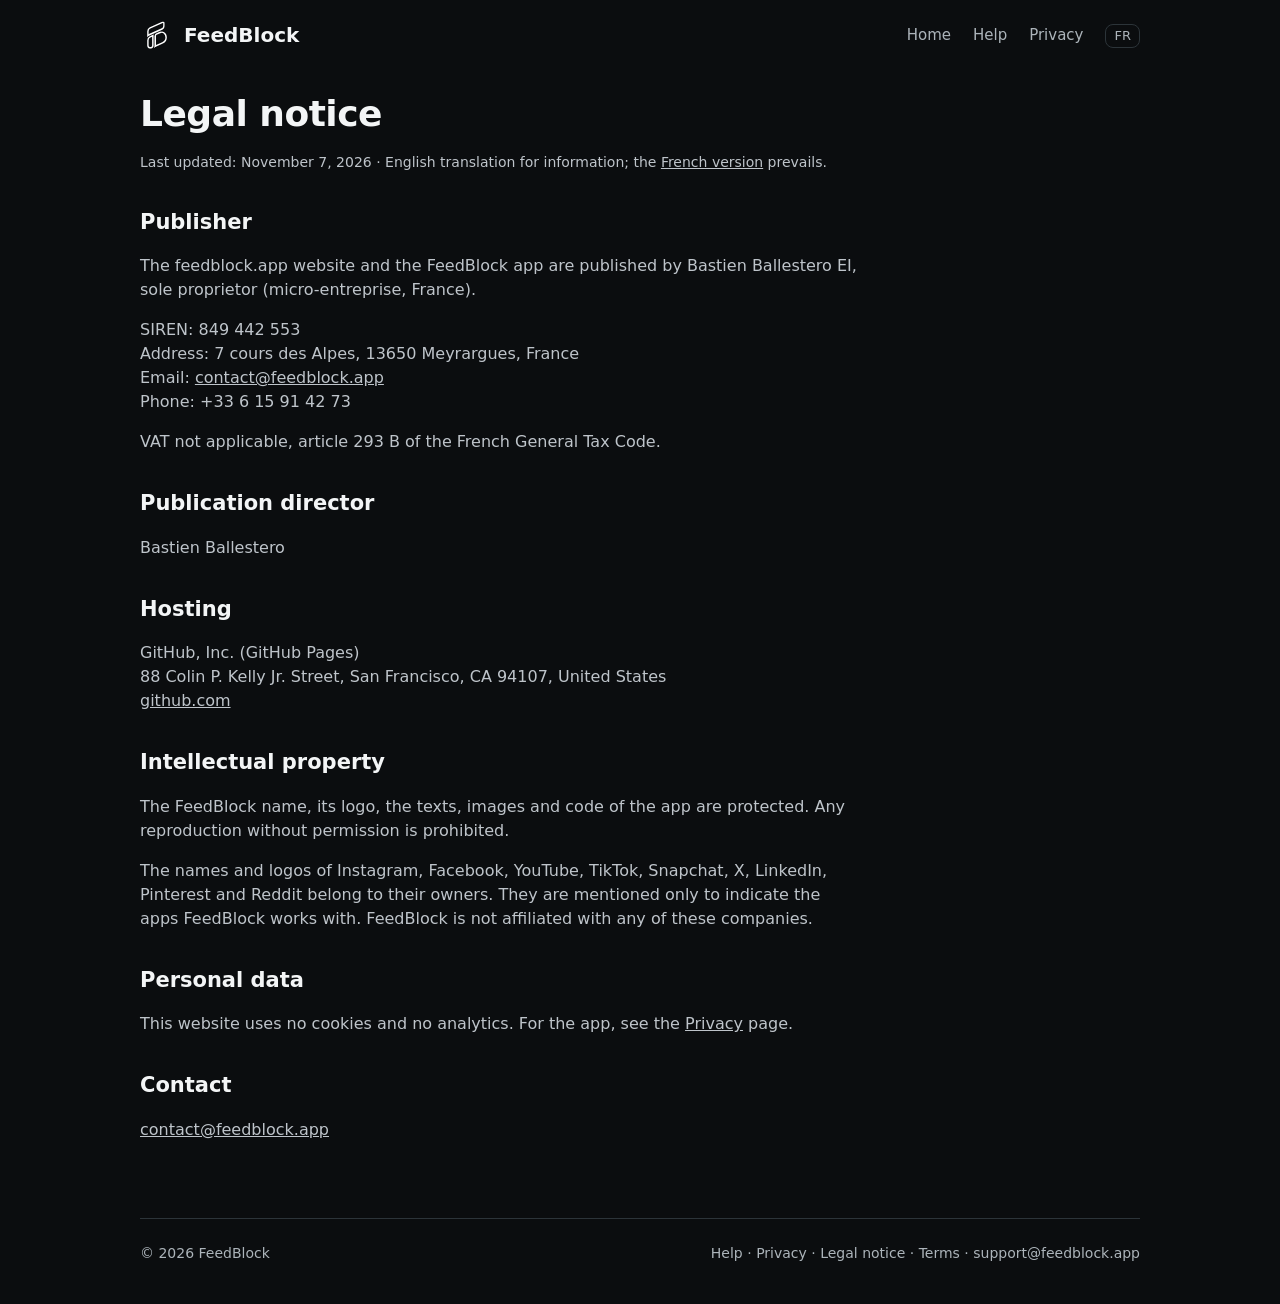
<file: legal.html>
<!doctype html>
<html lang="en">
<head>
<meta charset="utf-8">
<meta name="viewport" content="width=device-width, initial-scale=1">
<title>Legal notice · FeedBlock</title>
<meta name="description" content="Legal notice for feedblock.app.">
<meta property="og:type" content="website">
<meta property="og:site_name" content="FeedBlock">
<meta property="og:title" content="Legal notice · FeedBlock">
<meta property="og:description" content="Legal notice for feedblock.app.">
<meta property="og:url" content="https://feedblock.app/legal">
<meta property="og:image" content="https://feedblock.app/partage-en.png">
<meta property="og:image:width" content="1200">
<meta property="og:image:height" content="630">
<meta property="og:locale" content="en_US">
<meta name="twitter:card" content="summary_large_image">
<link rel="alternate" hreflang="en" href="https://feedblock.app/legal">
<link rel="alternate" hreflang="fr" href="https://feedblock.app/fr/mentions-legales">
<link rel="alternate" hreflang="x-default" href="https://feedblock.app/legal">
<link rel="icon" href="/favicon.svg">
<link rel="stylesheet" href="/style.css?v=202611091512">
</head>
<body>
<div class="wrap">
<header>
 <a class="brand" href="/"><img src="/logo.svg" alt="">FeedBlock</a>
 <nav><a href="/">Home</a><a href="/help">Help</a><a href="/privacy">Privacy</a><a class="lang" href="/fr/mentions-legales" hreflang="fr" onclick="try{localStorage.setItem('lang','fr')}catch(e){}">FR</a></nav>
</header>

<div class="page">
 <h1>Legal notice</h1>
 <p class="small">Last updated: November 7, 2026 · English translation for information; the <a href="/fr/mentions-legales">French version</a> prevails.</p>

 <h2>Publisher</h2>
 <p>The feedblock.app website and the FeedBlock app are published by Bastien Ballestero EI, sole proprietor (micro-entreprise, France).</p>
 <p>SIREN: 849 442 553<br>
 Address: 7 cours des Alpes, 13650 Meyrargues, France<br>
 Email: <a href="mailto:contact@feedblock.app">contact@feedblock.app</a><br>
 Phone: +33 6 15 91 42 73</p>
 <p>VAT not applicable, article 293 B of the French General Tax Code.</p>

 <h2>Publication director</h2>
 <p>Bastien Ballestero</p>

 <h2>Hosting</h2>
 <p>GitHub, Inc. (GitHub Pages)<br>
 88 Colin P. Kelly Jr. Street, San Francisco, CA 94107, United States<br>
 <a href="https://github.com">github.com</a></p>

 <h2>Intellectual property</h2>
 <p>The FeedBlock name, its logo, the texts, images and code of the app are protected. Any reproduction without permission is prohibited.</p>
 <p>The names and logos of Instagram, Facebook, YouTube, TikTok, Snapchat, X, LinkedIn, Pinterest and Reddit belong to their owners. They are mentioned only to indicate the apps FeedBlock works with. FeedBlock is not affiliated with any of these companies.</p>

 <h2>Personal data</h2>
 <p>This website uses no cookies and no analytics. For the app, see the <a href="/privacy">Privacy</a> page.</p>

 <h2>Contact</h2>
 <p><a href="mailto:contact@feedblock.app">contact@feedblock.app</a></p>
</div>

<footer>
 <span>© 2026 FeedBlock</span>
 <span><a href="/help">Help</a> · <a href="/privacy">Privacy</a> · <a href="/legal">Legal notice</a> · <a href="/terms">Terms</a> · <a href="mailto:support@feedblock.app">support@feedblock.app</a></span>
</footer>
</div>
</body>
</html>
</file>
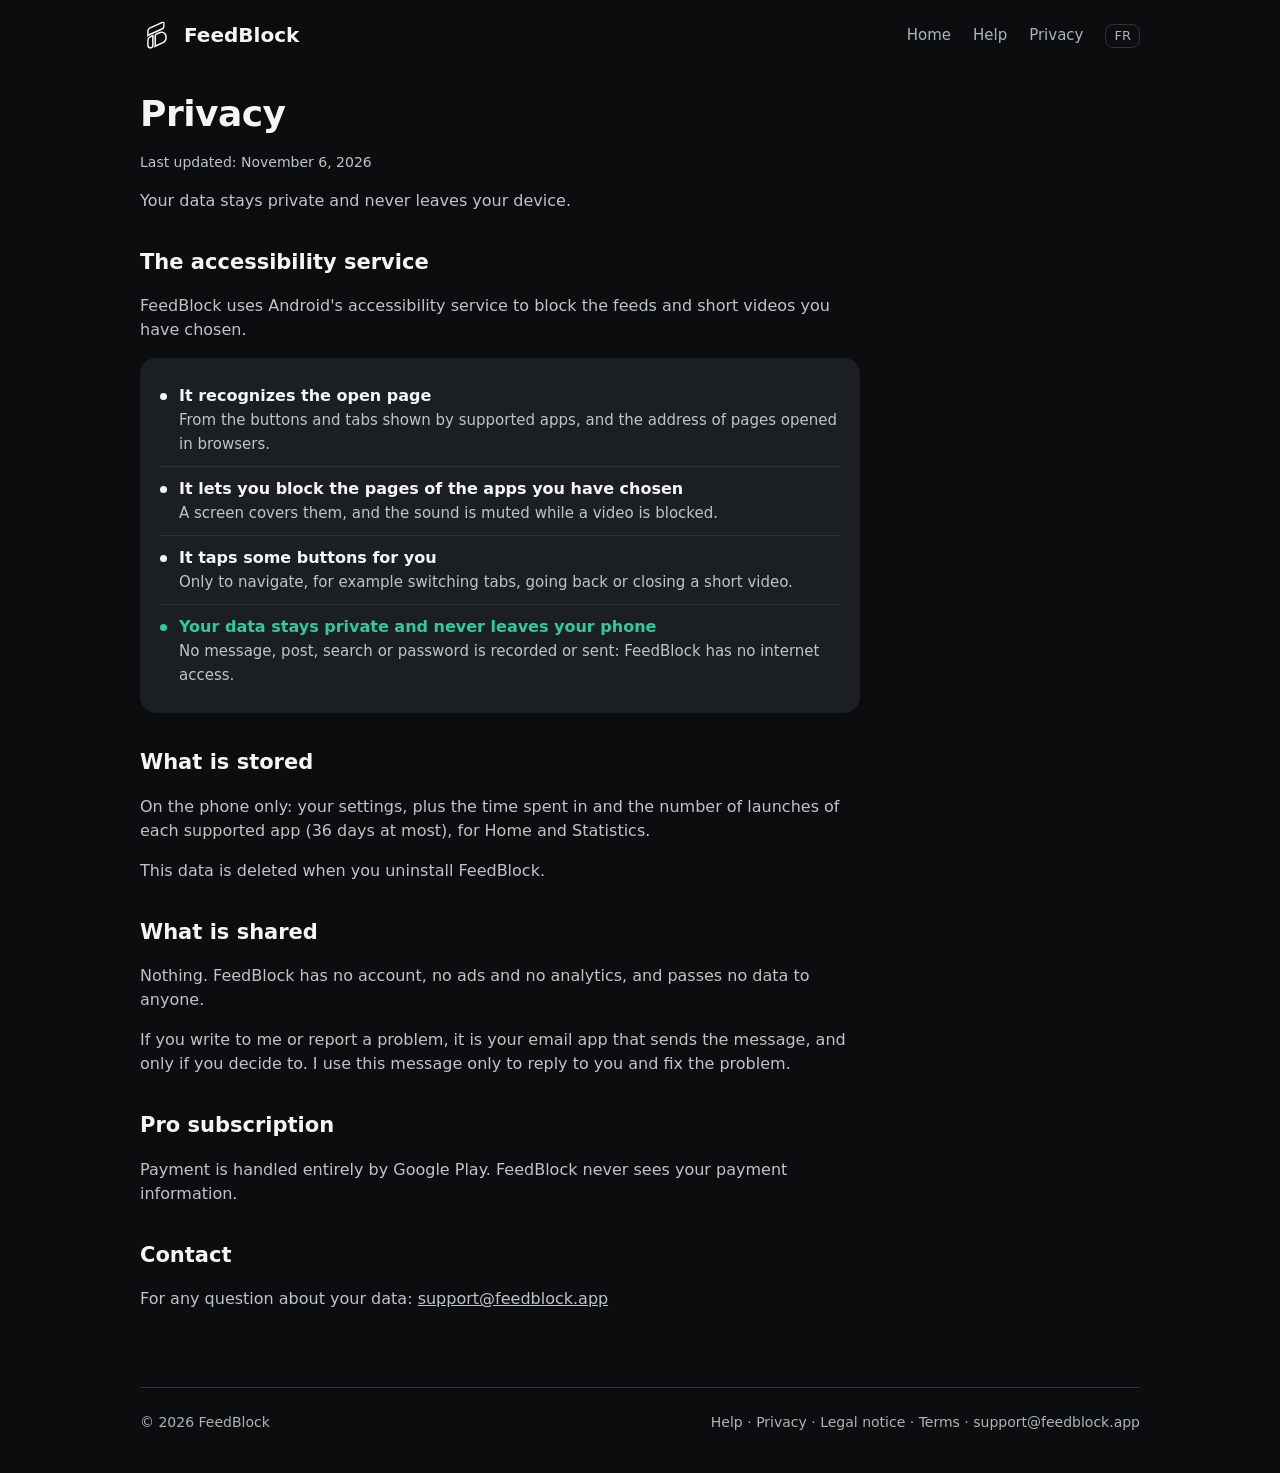
<file: privacy.html>
<!doctype html>
<html lang="en">
<head>
<meta charset="utf-8">
<meta name="viewport" content="width=device-width, initial-scale=1">
<title>Privacy · FeedBlock</title>
<meta name="description" content="FeedBlock privacy policy.">
<meta property="og:type" content="website">
<meta property="og:site_name" content="FeedBlock">
<meta property="og:title" content="Privacy · FeedBlock">
<meta property="og:description" content="FeedBlock privacy policy.">
<meta property="og:url" content="https://feedblock.app/privacy">
<meta property="og:image" content="https://feedblock.app/partage-en.png">
<meta property="og:image:width" content="1200">
<meta property="og:image:height" content="630">
<meta property="og:locale" content="en_US">
<meta name="twitter:card" content="summary_large_image">
<link rel="alternate" hreflang="en" href="https://feedblock.app/privacy">
<link rel="alternate" hreflang="fr" href="https://feedblock.app/fr/confidentialite">
<link rel="alternate" hreflang="x-default" href="https://feedblock.app/privacy">
<link rel="icon" href="/favicon.svg">
<link rel="stylesheet" href="/style.css?v=202611091512">
</head>
<body>
<div class="wrap">
<header>
 <a class="brand" href="/"><img src="/logo.svg" alt="">FeedBlock</a>
 <nav><a href="/">Home</a><a href="/help">Help</a><a href="/privacy">Privacy</a><a class="lang" href="/fr/confidentialite" hreflang="fr" onclick="try{localStorage.setItem('lang','fr')}catch(e){}">FR</a></nav>
</header>

<div class="page">
 <h1>Privacy</h1>
 <p class="small">Last updated: November 6, 2026</p>
 <p>Your data stays private and never leaves your device.</p>

 <h2>The accessibility service</h2>
 <p>FeedBlock uses Android's accessibility service to block the feeds and short videos you have chosen.</p>
 <div class="card points">
  <div class="pt"><div class="dot"></div><div><b>It recognizes the open page</b><span>From the buttons and tabs shown by supported apps, and the address of pages opened in browsers.</span></div></div>
  <div class="pt"><div class="dot"></div><div><b>It lets you block the pages of the apps you have chosen</b><span>A screen covers them, and the sound is muted while a video is blocked.</span></div></div>
  <div class="pt"><div class="dot"></div><div><b>It taps some buttons for you</b><span>Only to navigate, for example switching tabs, going back or closing a short video.</span></div></div>
  <div class="pt ok"><div class="dot"></div><div><b>Your data stays private and never leaves your phone</b><span>No message, post, search or password is recorded or sent: FeedBlock has no internet access.</span></div></div>
 </div>

 <h2>What is stored</h2>
 <p>On the phone only: your settings, plus the time spent in and the number of launches of each supported app (36 days at most), for Home and Statistics.</p>
 <p>This data is deleted when you uninstall FeedBlock.</p>

 <h2>What is shared</h2>
 <p>Nothing. FeedBlock has no account, no ads and no analytics, and passes no data to anyone.</p>
 <p>If you write to me or report a problem, it is your email app that sends the message, and only if you decide to. I use this message only to reply to you and fix the problem.</p>

 <h2>Pro subscription</h2>
 <p>Payment is handled entirely by Google Play. FeedBlock never sees your payment information.</p>

 <h2>Contact</h2>
 <p>For any question about your data: <a href="mailto:support@feedblock.app">support@feedblock.app</a></p>
</div>

<footer>
 <span>© 2026 FeedBlock</span>
 <span><a href="/help">Help</a> · <a href="/privacy">Privacy</a> · <a href="/legal">Legal notice</a> · <a href="/terms">Terms</a> · <a href="mailto:support@feedblock.app">support@feedblock.app</a></span>
</footer>
</div>
</body>
</html>
</file>
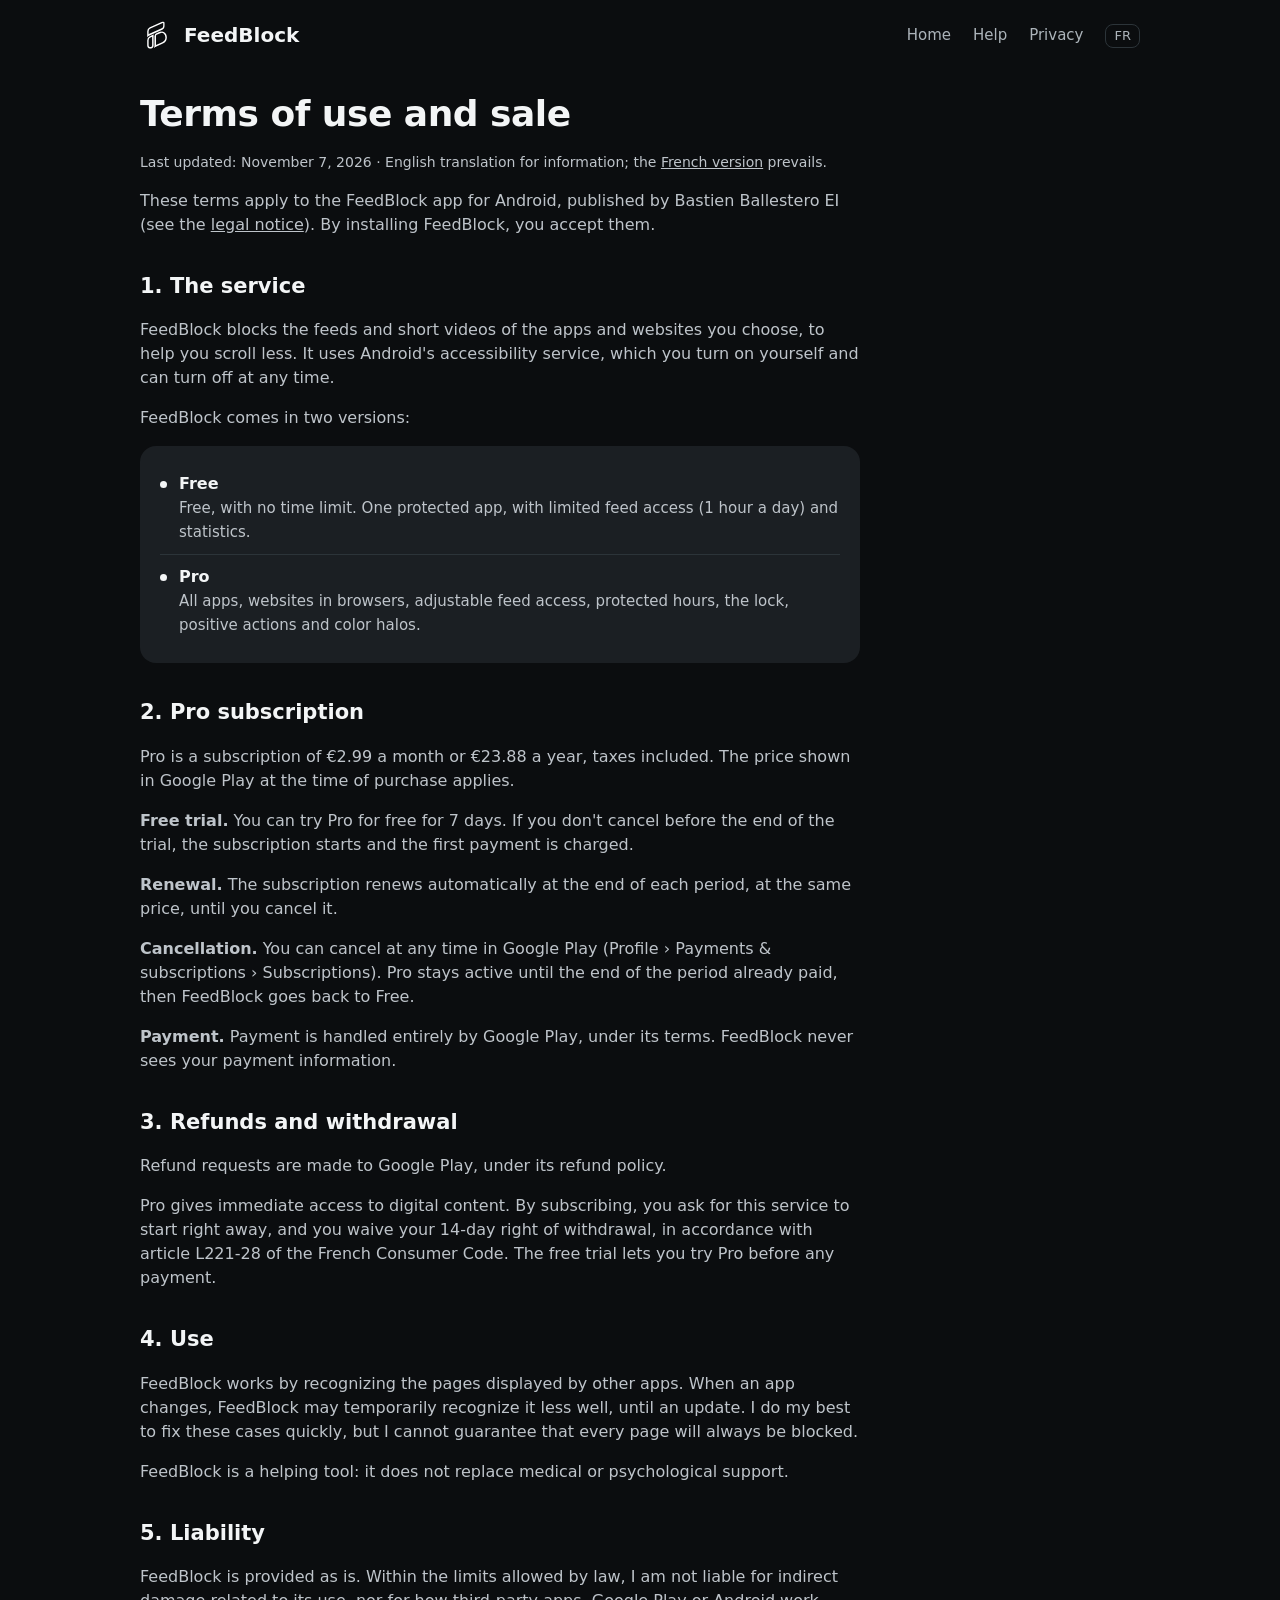
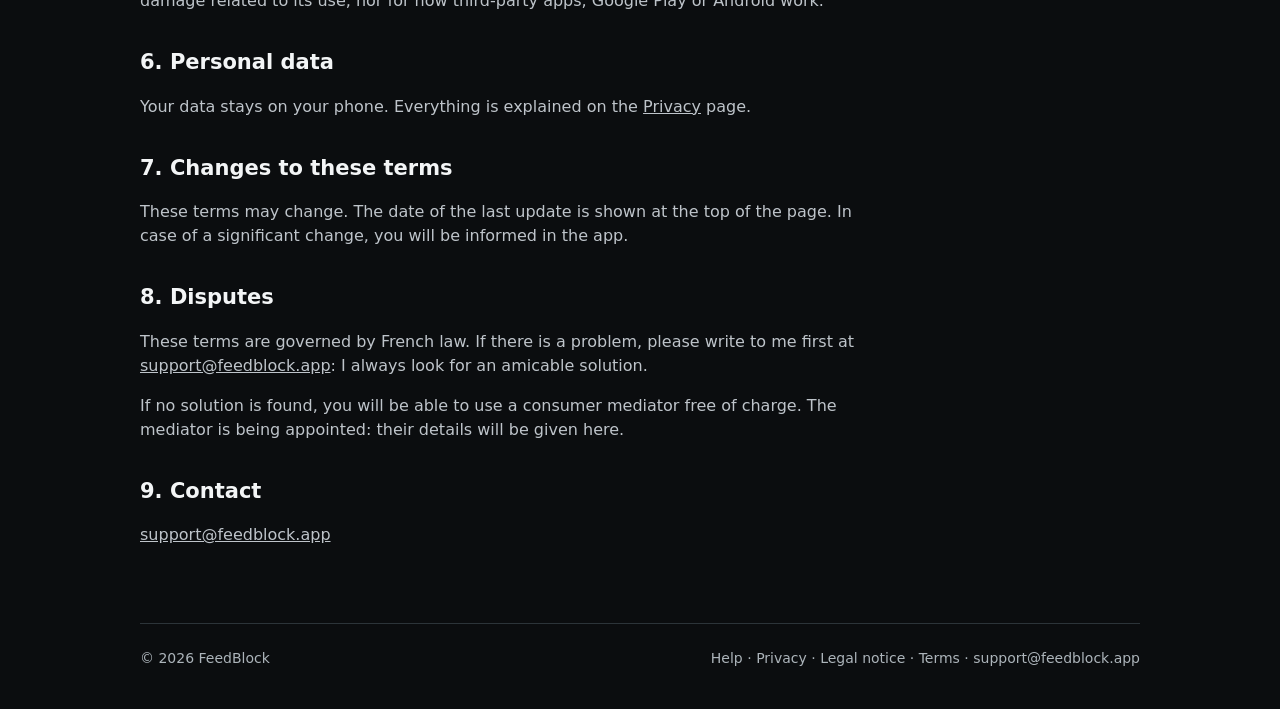
<file: terms.html>
<!doctype html>
<html lang="en">
<head>
<meta charset="utf-8">
<meta name="viewport" content="width=device-width, initial-scale=1">
<title>Terms of use and sale · FeedBlock</title>
<meta name="description" content="FeedBlock terms of use and sale.">
<meta property="og:type" content="website">
<meta property="og:site_name" content="FeedBlock">
<meta property="og:title" content="Terms of use and sale · FeedBlock">
<meta property="og:description" content="FeedBlock terms of use and sale.">
<meta property="og:url" content="https://feedblock.app/terms">
<meta property="og:image" content="https://feedblock.app/partage-en.png">
<meta property="og:image:width" content="1200">
<meta property="og:image:height" content="630">
<meta property="og:locale" content="en_US">
<meta name="twitter:card" content="summary_large_image">
<link rel="alternate" hreflang="en" href="https://feedblock.app/terms">
<link rel="alternate" hreflang="fr" href="https://feedblock.app/fr/conditions">
<link rel="alternate" hreflang="x-default" href="https://feedblock.app/terms">
<link rel="icon" href="/favicon.svg">
<link rel="stylesheet" href="/style.css?v=202611091512">
</head>
<body>
<div class="wrap">
<header>
 <a class="brand" href="/"><img src="/logo.svg" alt="">FeedBlock</a>
 <nav><a href="/">Home</a><a href="/help">Help</a><a href="/privacy">Privacy</a><a class="lang" href="/fr/conditions" hreflang="fr" onclick="try{localStorage.setItem('lang','fr')}catch(e){}">FR</a></nav>
</header>

<div class="page">
 <h1>Terms of use and sale</h1>
 <p class="small">Last updated: November 7, 2026 · English translation for information; the <a href="/fr/conditions">French version</a> prevails.</p>
 <p>These terms apply to the FeedBlock app for Android, published by Bastien Ballestero EI (see the <a href="/legal">legal notice</a>). By installing FeedBlock, you accept them.</p>

 <h2>1. The service</h2>
 <p>FeedBlock blocks the feeds and short videos of the apps and websites you choose, to help you scroll less. It uses Android's accessibility service, which you turn on yourself and can turn off at any time.</p>
 <p>FeedBlock comes in two versions:</p>
 <div class="card points">
  <div class="pt"><div class="dot"></div><div><b>Free</b><span>Free, with no time limit. One protected app, with limited feed access (1 hour a day) and statistics.</span></div></div>
  <div class="pt"><div class="dot"></div><div><b>Pro</b><span>All apps, websites in browsers, adjustable feed access, protected hours, the lock, positive actions and color halos.</span></div></div>
 </div>

 <h2>2. Pro subscription</h2>
 <p>Pro is a subscription of €2.99 a month or €23.88 a year, taxes included. The price shown in Google Play at the time of purchase applies.</p>
 <p><b>Free trial.</b> You can try Pro for free for 7 days. If you don't cancel before the end of the trial, the subscription starts and the first payment is charged.</p>
 <p><b>Renewal.</b> The subscription renews automatically at the end of each period, at the same price, until you cancel it.</p>
 <p><b>Cancellation.</b> You can cancel at any time in Google Play (Profile › Payments &amp; subscriptions › Subscriptions). Pro stays active until the end of the period already paid, then FeedBlock goes back to Free.</p>
 <p><b>Payment.</b> Payment is handled entirely by Google Play, under its terms. FeedBlock never sees your payment information.</p>

 <h2>3. Refunds and withdrawal</h2>
 <p>Refund requests are made to Google Play, under its refund policy.</p>
 <p>Pro gives immediate access to digital content. By subscribing, you ask for this service to start right away, and you waive your 14-day right of withdrawal, in accordance with article L221-28 of the French Consumer Code. The free trial lets you try Pro before any payment.</p>

 <h2>4. Use</h2>
 <p>FeedBlock works by recognizing the pages displayed by other apps. When an app changes, FeedBlock may temporarily recognize it less well, until an update. I do my best to fix these cases quickly, but I cannot guarantee that every page will always be blocked.</p>
 <p>FeedBlock is a helping tool: it does not replace medical or psychological support.</p>

 <h2>5. Liability</h2>
 <p>FeedBlock is provided as is. Within the limits allowed by law, I am not liable for indirect damage related to its use, nor for how third-party apps, Google Play or Android work.</p>

 <h2>6. Personal data</h2>
 <p>Your data stays on your phone. Everything is explained on the <a href="/privacy">Privacy</a> page.</p>

 <h2>7. Changes to these terms</h2>
 <p>These terms may change. The date of the last update is shown at the top of the page. In case of a significant change, you will be informed in the app.</p>

 <h2>8. Disputes</h2>
 <p>These terms are governed by French law. If there is a problem, please write to me first at <a href="mailto:support@feedblock.app">support@feedblock.app</a>: I always look for an amicable solution.</p>
 <p>If no solution is found, you will be able to use a consumer mediator free of charge. The mediator is being appointed: their details will be given here.</p>

 <h2>9. Contact</h2>
 <p><a href="mailto:support@feedblock.app">support@feedblock.app</a></p>
</div>

<footer>
 <span>© 2026 FeedBlock</span>
 <span><a href="/help">Help</a> · <a href="/privacy">Privacy</a> · <a href="/legal">Legal notice</a> · <a href="/terms">Terms</a> · <a href="mailto:support@feedblock.app">support@feedblock.app</a></span>
</footer>
</div>
</body>
</html>
</file>
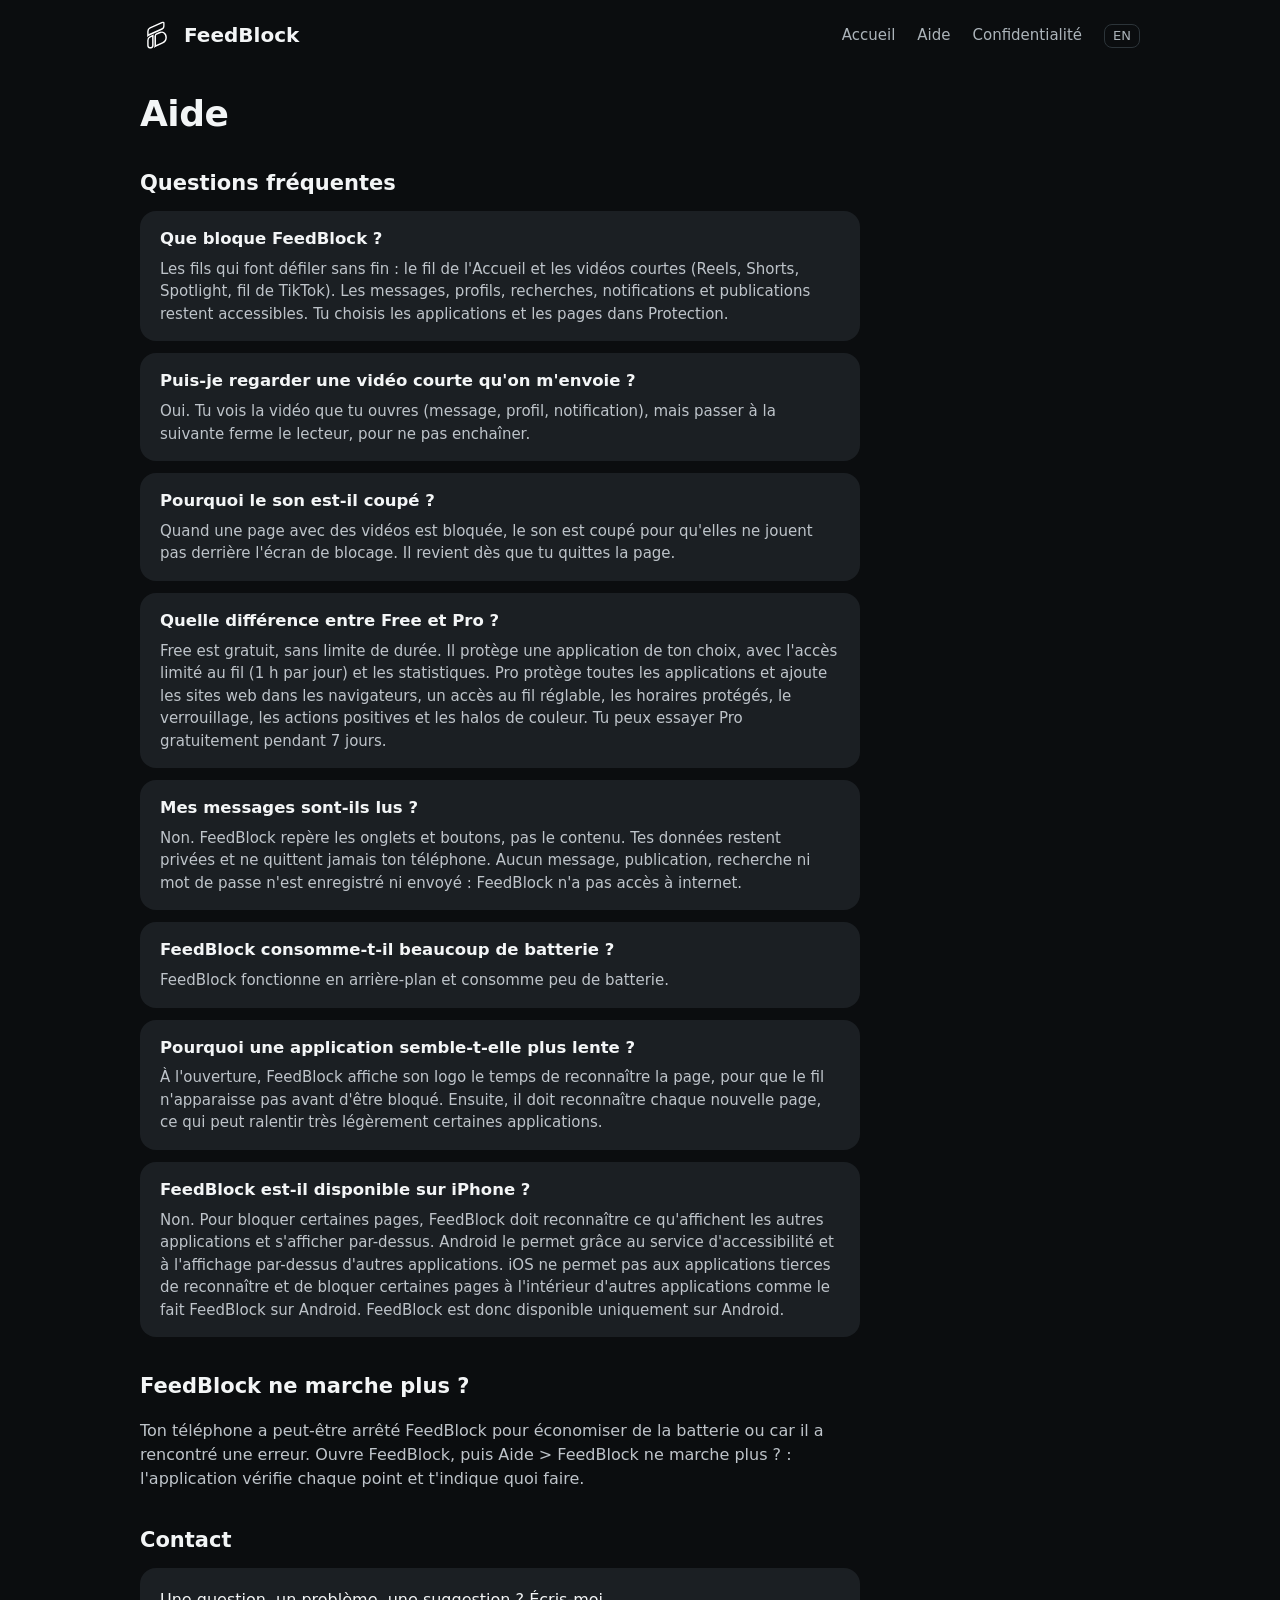
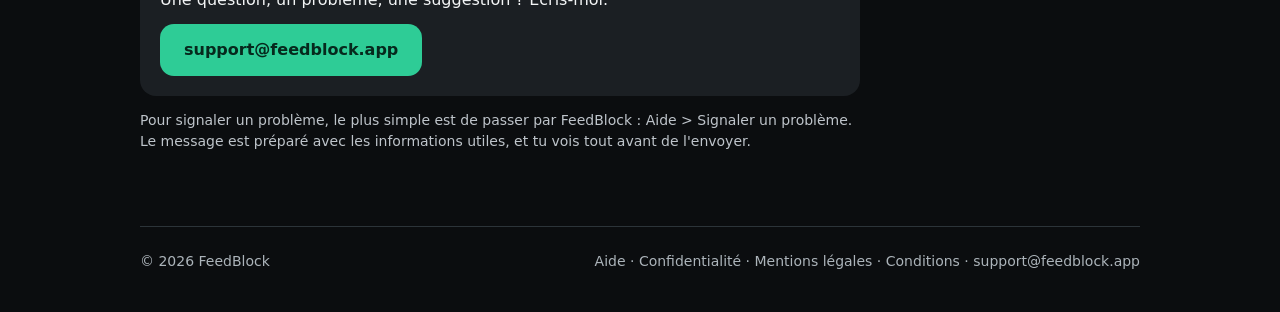
<file: fr/aide.html>
<!doctype html>
<html lang="fr">
<head>
<meta charset="utf-8">
<meta name="viewport" content="width=device-width, initial-scale=1">
<title>Aide · FeedBlock</title>
<meta name="description" content="Questions fréquentes sur FeedBlock et contact.">
<meta property="og:type" content="website">
<meta property="og:site_name" content="FeedBlock">
<meta property="og:title" content="Aide · FeedBlock">
<meta property="og:description" content="Questions fréquentes sur FeedBlock et contact.">
<meta property="og:url" content="https://feedblock.app/fr/aide">
<meta property="og:image" content="https://feedblock.app/partage.png">
<meta property="og:image:width" content="1200">
<meta property="og:image:height" content="630">
<meta property="og:locale" content="fr_FR">
<meta name="twitter:card" content="summary_large_image">
<link rel="alternate" hreflang="en" href="https://feedblock.app/help">
<link rel="alternate" hreflang="fr" href="https://feedblock.app/fr/aide">
<link rel="alternate" hreflang="x-default" href="https://feedblock.app/help">
<link rel="icon" href="/favicon.svg">
<link rel="stylesheet" href="/style.css?v=202611091512">
</head>
<body>
<div class="wrap">
<header>
 <a class="brand" href="/fr/"><img src="/logo.svg" alt="">FeedBlock</a>
 <nav><a href="/fr/">Accueil</a><a href="/fr/aide">Aide</a><a href="/fr/confidentialite">Confidentialité</a><a class="lang" href="/help" hreflang="en" onclick="try{localStorage.setItem('lang','en')}catch(e){}">EN</a></nav>
</header>

<div class="page">
 <h1>Aide</h1>

 <h2>Questions fréquentes</h2>
 <div class="card"><h3>Que bloque FeedBlock ?</h3><p>Les fils qui font défiler sans fin : le fil de l'Accueil et les vidéos courtes (Reels, Shorts, Spotlight, fil de TikTok). Les messages, profils, recherches, notifications et publications restent accessibles. Tu choisis les applications et les pages dans Protection.</p></div>
 <div class="card"><h3>Puis-je regarder une vidéo courte qu'on m'envoie ?</h3><p>Oui. Tu vois la vidéo que tu ouvres (message, profil, notification), mais passer à la suivante ferme le lecteur, pour ne pas enchaîner.</p></div>
 <div class="card"><h3>Pourquoi le son est-il coupé ?</h3><p>Quand une page avec des vidéos est bloquée, le son est coupé pour qu'elles ne jouent pas derrière l'écran de blocage. Il revient dès que tu quittes la page.</p></div>
 <div class="card"><h3>Quelle différence entre Free et Pro ?</h3><p>Free est gratuit, sans limite de durée. Il protège une application de ton choix, avec l'accès limité au fil (1 h par jour) et les statistiques. Pro protège toutes les applications et ajoute les sites web dans les navigateurs, un accès au fil réglable, les horaires protégés, le verrouillage, les actions positives et les halos de couleur. Tu peux essayer Pro gratuitement pendant 7 jours.</p></div>
 <div class="card"><h3>Mes messages sont-ils lus ?</h3><p>Non. FeedBlock repère les onglets et boutons, pas le contenu. Tes données restent privées et ne quittent jamais ton téléphone. Aucun message, publication, recherche ni mot de passe n'est enregistré ni envoyé : FeedBlock n'a pas accès à internet.</p></div>
 <div class="card"><h3>FeedBlock consomme-t-il beaucoup de batterie ?</h3><p>FeedBlock fonctionne en arrière-plan et consomme peu de batterie.</p></div>
 <div class="card"><h3>Pourquoi une application semble-t-elle plus lente ?</h3><p>À l'ouverture, FeedBlock affiche son logo le temps de reconnaître la page, pour que le fil n'apparaisse pas avant d'être bloqué. Ensuite, il doit reconnaître chaque nouvelle page, ce qui peut ralentir très légèrement certaines applications.</p></div>
 <div class="card"><h3>FeedBlock est-il disponible sur iPhone ?</h3><p>Non. Pour bloquer certaines pages, FeedBlock doit reconnaître ce qu'affichent les autres applications et s'afficher par-dessus. Android le permet grâce au service d'accessibilité et à l'affichage par-dessus d'autres applications. iOS ne permet pas aux applications tierces de reconnaître et de bloquer certaines pages à l'intérieur d'autres applications comme le fait FeedBlock sur Android. FeedBlock est donc disponible uniquement sur Android.</p></div>

 <h2>FeedBlock ne marche plus ?</h2>
 <p>Ton téléphone a peut-être arrêté FeedBlock pour économiser de la batterie ou car il a rencontré une erreur. Ouvre FeedBlock, puis Aide &gt; FeedBlock ne marche plus ? : l'application vérifie chaque point et t'indique quoi faire.</p>

 <h2>Contact</h2>
 <div class="contact">
  <span>Une question, un problème, une suggestion ? Écris-moi.</span>
  <a class="btn" href="mailto:support@feedblock.app">support@feedblock.app</a>
 </div>
 <p class="small">Pour signaler un problème, le plus simple est de passer par FeedBlock : Aide &gt; Signaler un problème. Le message est préparé avec les informations utiles, et tu vois tout avant de l'envoyer.</p>
</div>

<footer>
 <span>© 2026 FeedBlock</span>
 <span><a href="/fr/aide">Aide</a> · <a href="/fr/confidentialite">Confidentialité</a> · <a href="/fr/mentions-legales">Mentions légales</a> · <a href="/fr/conditions">Conditions</a> · <a href="mailto:support@feedblock.app">support@feedblock.app</a></span>
</footer>
</div>
</body>
</html>
</file>
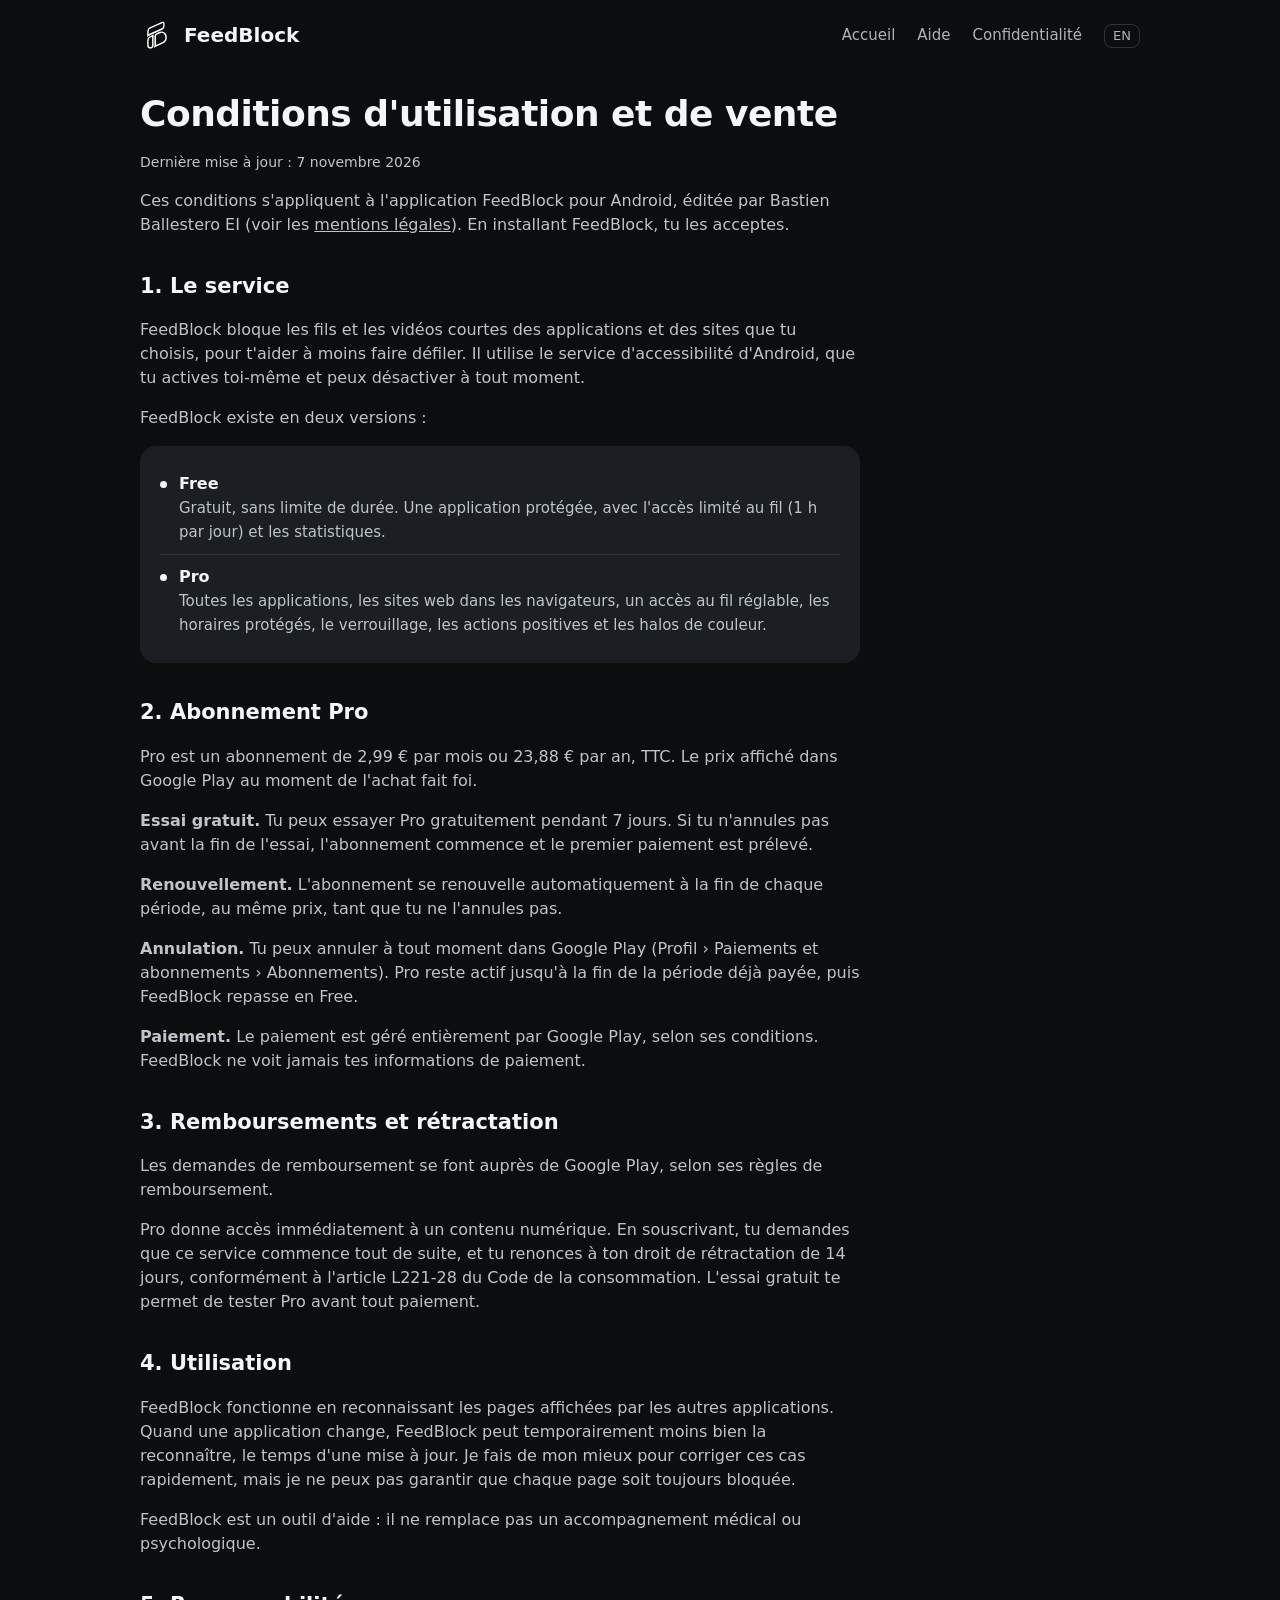
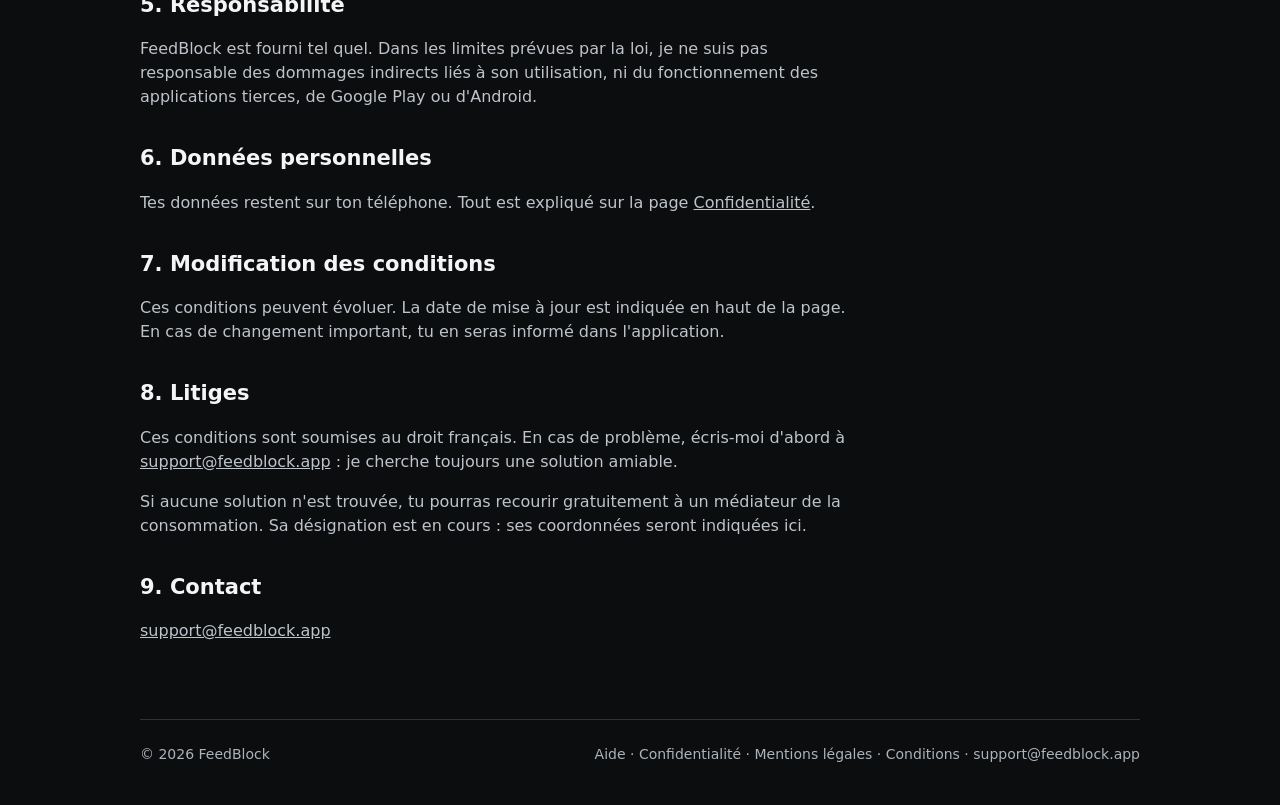
<file: fr/conditions.html>
<!doctype html>
<html lang="fr">
<head>
<meta charset="utf-8">
<meta name="viewport" content="width=device-width, initial-scale=1">
<title>Conditions d'utilisation et de vente · FeedBlock</title>
<meta name="description" content="Conditions d'utilisation et de vente de FeedBlock.">
<meta property="og:type" content="website">
<meta property="og:site_name" content="FeedBlock">
<meta property="og:title" content="Conditions d'utilisation et de vente · FeedBlock">
<meta property="og:description" content="Conditions d'utilisation et de vente de FeedBlock.">
<meta property="og:url" content="https://feedblock.app/fr/conditions">
<meta property="og:image" content="https://feedblock.app/partage.png">
<meta property="og:image:width" content="1200">
<meta property="og:image:height" content="630">
<meta property="og:locale" content="fr_FR">
<meta name="twitter:card" content="summary_large_image">
<link rel="alternate" hreflang="en" href="https://feedblock.app/terms">
<link rel="alternate" hreflang="fr" href="https://feedblock.app/fr/conditions">
<link rel="alternate" hreflang="x-default" href="https://feedblock.app/terms">
<link rel="icon" href="/favicon.svg">
<link rel="stylesheet" href="/style.css?v=202611091512">
</head>
<body>
<div class="wrap">
<header>
 <a class="brand" href="/fr/"><img src="/logo.svg" alt="">FeedBlock</a>
 <nav><a href="/fr/">Accueil</a><a href="/fr/aide">Aide</a><a href="/fr/confidentialite">Confidentialité</a><a class="lang" href="/terms" hreflang="en" onclick="try{localStorage.setItem('lang','en')}catch(e){}">EN</a></nav>
</header>

<div class="page">
 <h1>Conditions d'utilisation et de vente</h1>
 <p class="small">Dernière mise à jour : 7 novembre 2026</p>
 <p>Ces conditions s'appliquent à l'application FeedBlock pour Android, éditée par Bastien Ballestero EI (voir les <a href="/fr/mentions-legales">mentions légales</a>). En installant FeedBlock, tu les acceptes.</p>

 <h2>1. Le service</h2>
 <p>FeedBlock bloque les fils et les vidéos courtes des applications et des sites que tu choisis, pour t'aider à moins faire défiler. Il utilise le service d'accessibilité d'Android, que tu actives toi-même et peux désactiver à tout moment.</p>
 <p>FeedBlock existe en deux versions :</p>
 <div class="card points">
  <div class="pt"><div class="dot"></div><div><b>Free</b><span>Gratuit, sans limite de durée. Une application protégée, avec l'accès limité au fil (1 h par jour) et les statistiques.</span></div></div>
  <div class="pt"><div class="dot"></div><div><b>Pro</b><span>Toutes les applications, les sites web dans les navigateurs, un accès au fil réglable, les horaires protégés, le verrouillage, les actions positives et les halos de couleur.</span></div></div>
 </div>

 <h2>2. Abonnement Pro</h2>
 <p>Pro est un abonnement de 2,99 € par mois ou 23,88 € par an, TTC. Le prix affiché dans Google Play au moment de l'achat fait foi.</p>
 <p><b>Essai gratuit.</b> Tu peux essayer Pro gratuitement pendant 7 jours. Si tu n'annules pas avant la fin de l'essai, l'abonnement commence et le premier paiement est prélevé.</p>
 <p><b>Renouvellement.</b> L'abonnement se renouvelle automatiquement à la fin de chaque période, au même prix, tant que tu ne l'annules pas.</p>
 <p><b>Annulation.</b> Tu peux annuler à tout moment dans Google Play (Profil › Paiements et abonnements › Abonnements). Pro reste actif jusqu'à la fin de la période déjà payée, puis FeedBlock repasse en Free.</p>
 <p><b>Paiement.</b> Le paiement est géré entièrement par Google Play, selon ses conditions. FeedBlock ne voit jamais tes informations de paiement.</p>

 <h2>3. Remboursements et rétractation</h2>
 <p>Les demandes de remboursement se font auprès de Google Play, selon ses règles de remboursement.</p>
 <p>Pro donne accès immédiatement à un contenu numérique. En souscrivant, tu demandes que ce service commence tout de suite, et tu renonces à ton droit de rétractation de 14 jours, conformément à l'article L221-28 du Code de la consommation. L'essai gratuit te permet de tester Pro avant tout paiement.</p>

 <h2>4. Utilisation</h2>
 <p>FeedBlock fonctionne en reconnaissant les pages affichées par les autres applications. Quand une application change, FeedBlock peut temporairement moins bien la reconnaître, le temps d'une mise à jour. Je fais de mon mieux pour corriger ces cas rapidement, mais je ne peux pas garantir que chaque page soit toujours bloquée.</p>
 <p>FeedBlock est un outil d'aide : il ne remplace pas un accompagnement médical ou psychologique.</p>

 <h2>5. Responsabilité</h2>
 <p>FeedBlock est fourni tel quel. Dans les limites prévues par la loi, je ne suis pas responsable des dommages indirects liés à son utilisation, ni du fonctionnement des applications tierces, de Google Play ou d'Android.</p>

 <h2>6. Données personnelles</h2>
 <p>Tes données restent sur ton téléphone. Tout est expliqué sur la page <a href="/fr/confidentialite">Confidentialité</a>.</p>

 <h2>7. Modification des conditions</h2>
 <p>Ces conditions peuvent évoluer. La date de mise à jour est indiquée en haut de la page. En cas de changement important, tu en seras informé dans l'application.</p>

 <h2>8. Litiges</h2>
 <p>Ces conditions sont soumises au droit français. En cas de problème, écris-moi d'abord à <a href="mailto:support@feedblock.app">support@feedblock.app</a> : je cherche toujours une solution amiable.</p>
 <p>Si aucune solution n'est trouvée, tu pourras recourir gratuitement à un médiateur de la consommation. Sa désignation est en cours : ses coordonnées seront indiquées ici.</p>

 <h2>9. Contact</h2>
 <p><a href="mailto:support@feedblock.app">support@feedblock.app</a></p>
</div>

<footer>
 <span>© 2026 FeedBlock</span>
 <span><a href="/fr/aide">Aide</a> · <a href="/fr/confidentialite">Confidentialité</a> · <a href="/fr/mentions-legales">Mentions légales</a> · <a href="/fr/conditions">Conditions</a> · <a href="mailto:support@feedblock.app">support@feedblock.app</a></span>
</footer>
</div>
</body>
</html>
</file>
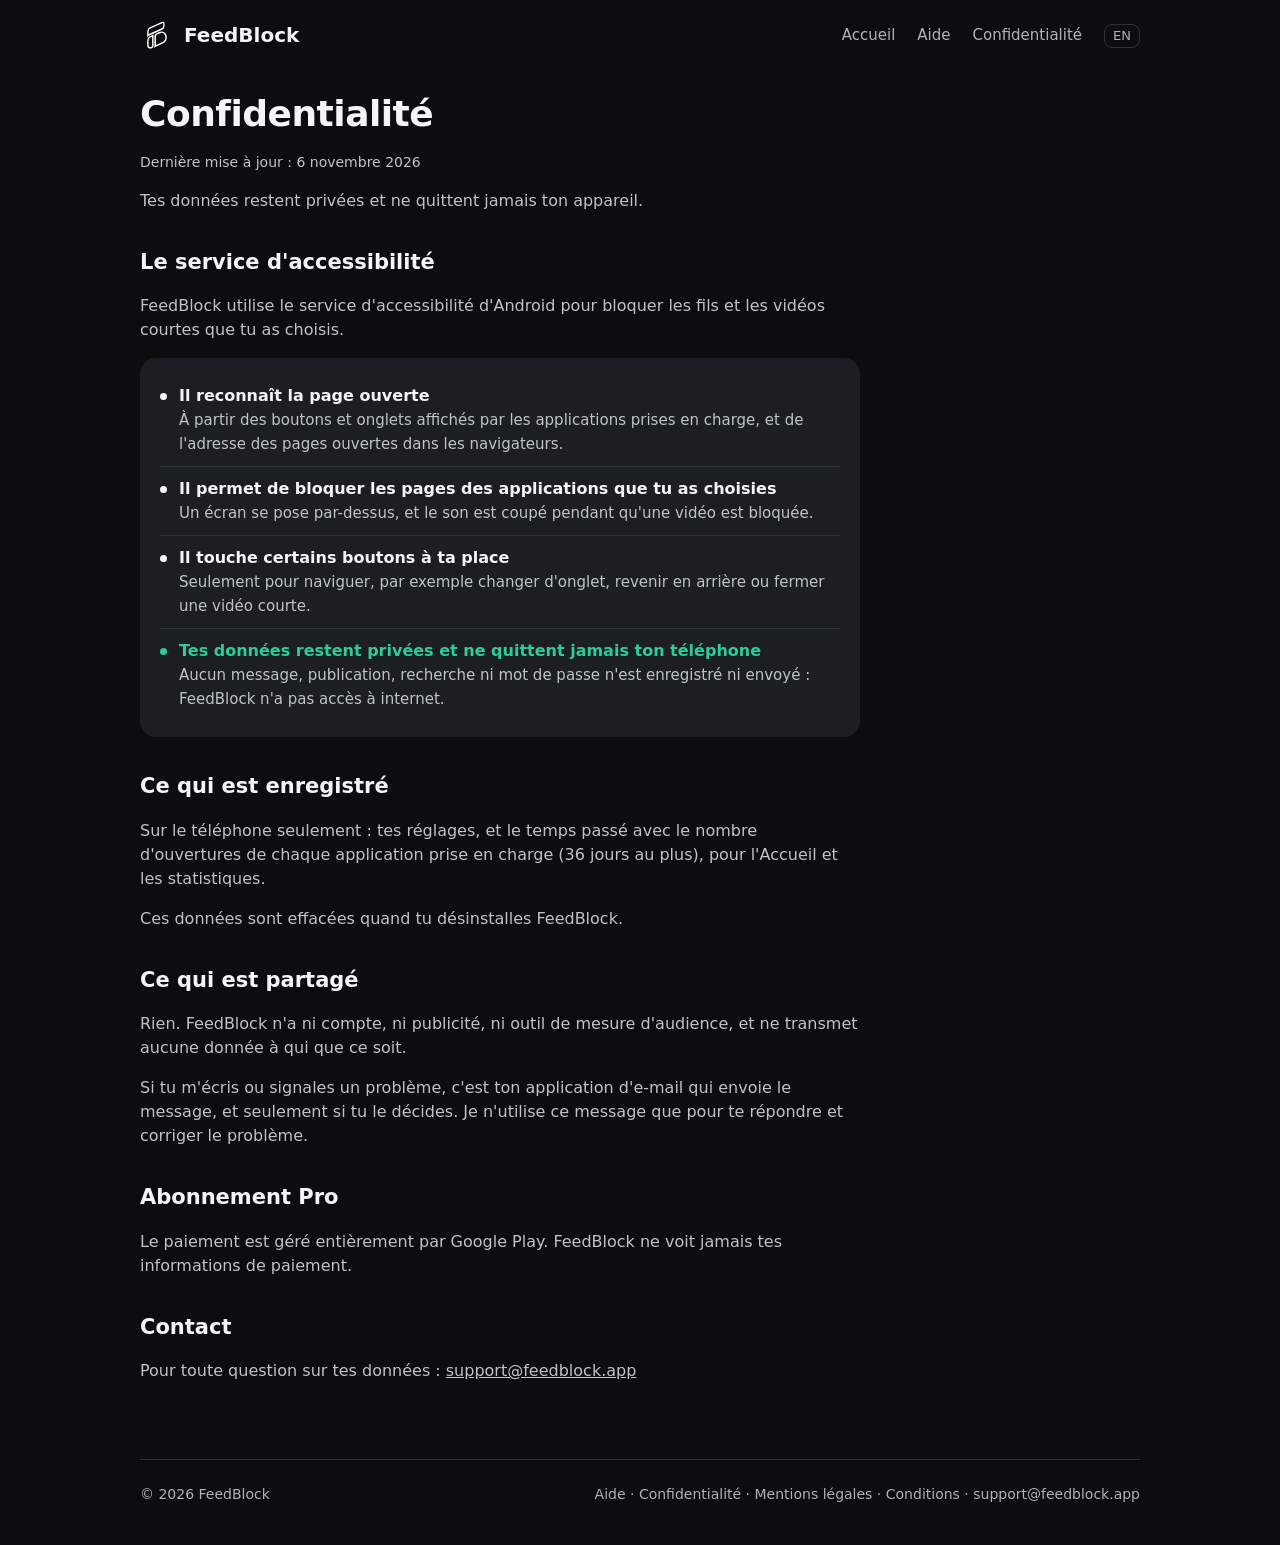
<file: fr/confidentialite.html>
<!doctype html>
<html lang="fr">
<head>
<meta charset="utf-8">
<meta name="viewport" content="width=device-width, initial-scale=1">
<title>Confidentialité · FeedBlock</title>
<meta name="description" content="Politique de confidentialité de FeedBlock.">
<meta property="og:type" content="website">
<meta property="og:site_name" content="FeedBlock">
<meta property="og:title" content="Confidentialité · FeedBlock">
<meta property="og:description" content="Politique de confidentialité de FeedBlock.">
<meta property="og:url" content="https://feedblock.app/fr/confidentialite">
<meta property="og:image" content="https://feedblock.app/partage.png">
<meta property="og:image:width" content="1200">
<meta property="og:image:height" content="630">
<meta property="og:locale" content="fr_FR">
<meta name="twitter:card" content="summary_large_image">
<link rel="alternate" hreflang="en" href="https://feedblock.app/privacy">
<link rel="alternate" hreflang="fr" href="https://feedblock.app/fr/confidentialite">
<link rel="alternate" hreflang="x-default" href="https://feedblock.app/privacy">
<link rel="icon" href="/favicon.svg">
<link rel="stylesheet" href="/style.css?v=202611091512">
</head>
<body>
<div class="wrap">
<header>
 <a class="brand" href="/fr/"><img src="/logo.svg" alt="">FeedBlock</a>
 <nav><a href="/fr/">Accueil</a><a href="/fr/aide">Aide</a><a href="/fr/confidentialite">Confidentialité</a><a class="lang" href="/privacy" hreflang="en" onclick="try{localStorage.setItem('lang','en')}catch(e){}">EN</a></nav>
</header>

<div class="page">
 <h1>Confidentialité</h1>
 <p class="small">Dernière mise à jour : 6 novembre 2026</p>
 <p>Tes données restent privées et ne quittent jamais ton appareil.</p>

 <h2>Le service d'accessibilité</h2>
 <p>FeedBlock utilise le service d'accessibilité d'Android pour bloquer les fils et les vidéos courtes que tu as choisis.</p>
 <div class="card points">
  <div class="pt"><div class="dot"></div><div><b>Il reconnaît la page ouverte</b><span>À partir des boutons et onglets affichés par les applications prises en charge, et de l'adresse des pages ouvertes dans les navigateurs.</span></div></div>
  <div class="pt"><div class="dot"></div><div><b>Il permet de bloquer les pages des applications que tu as choisies</b><span>Un écran se pose par-dessus, et le son est coupé pendant qu'une vidéo est bloquée.</span></div></div>
  <div class="pt"><div class="dot"></div><div><b>Il touche certains boutons à ta place</b><span>Seulement pour naviguer, par exemple changer d'onglet, revenir en arrière ou fermer une vidéo courte.</span></div></div>
  <div class="pt ok"><div class="dot"></div><div><b>Tes données restent privées et ne quittent jamais ton téléphone</b><span>Aucun message, publication, recherche ni mot de passe n'est enregistré ni envoyé : FeedBlock n'a pas accès à internet.</span></div></div>
 </div>

 <h2>Ce qui est enregistré</h2>
 <p>Sur le téléphone seulement : tes réglages, et le temps passé avec le nombre d'ouvertures de chaque application prise en charge (36 jours au plus), pour l'Accueil et les statistiques.</p>
 <p>Ces données sont effacées quand tu désinstalles FeedBlock.</p>

 <h2>Ce qui est partagé</h2>
 <p>Rien. FeedBlock n'a ni compte, ni publicité, ni outil de mesure d'audience, et ne transmet aucune donnée à qui que ce soit.</p>
 <p>Si tu m'écris ou signales un problème, c'est ton application d'e-mail qui envoie le message, et seulement si tu le décides. Je n'utilise ce message que pour te répondre et corriger le problème.</p>

 <h2>Abonnement Pro</h2>
 <p>Le paiement est géré entièrement par Google Play. FeedBlock ne voit jamais tes informations de paiement.</p>

 <h2>Contact</h2>
 <p>Pour toute question sur tes données : <a href="mailto:support@feedblock.app">support@feedblock.app</a></p>
</div>

<footer>
 <span>© 2026 FeedBlock</span>
 <span><a href="/fr/aide">Aide</a> · <a href="/fr/confidentialite">Confidentialité</a> · <a href="/fr/mentions-legales">Mentions légales</a> · <a href="/fr/conditions">Conditions</a> · <a href="mailto:support@feedblock.app">support@feedblock.app</a></span>
</footer>
</div>
</body>
</html>
</file>
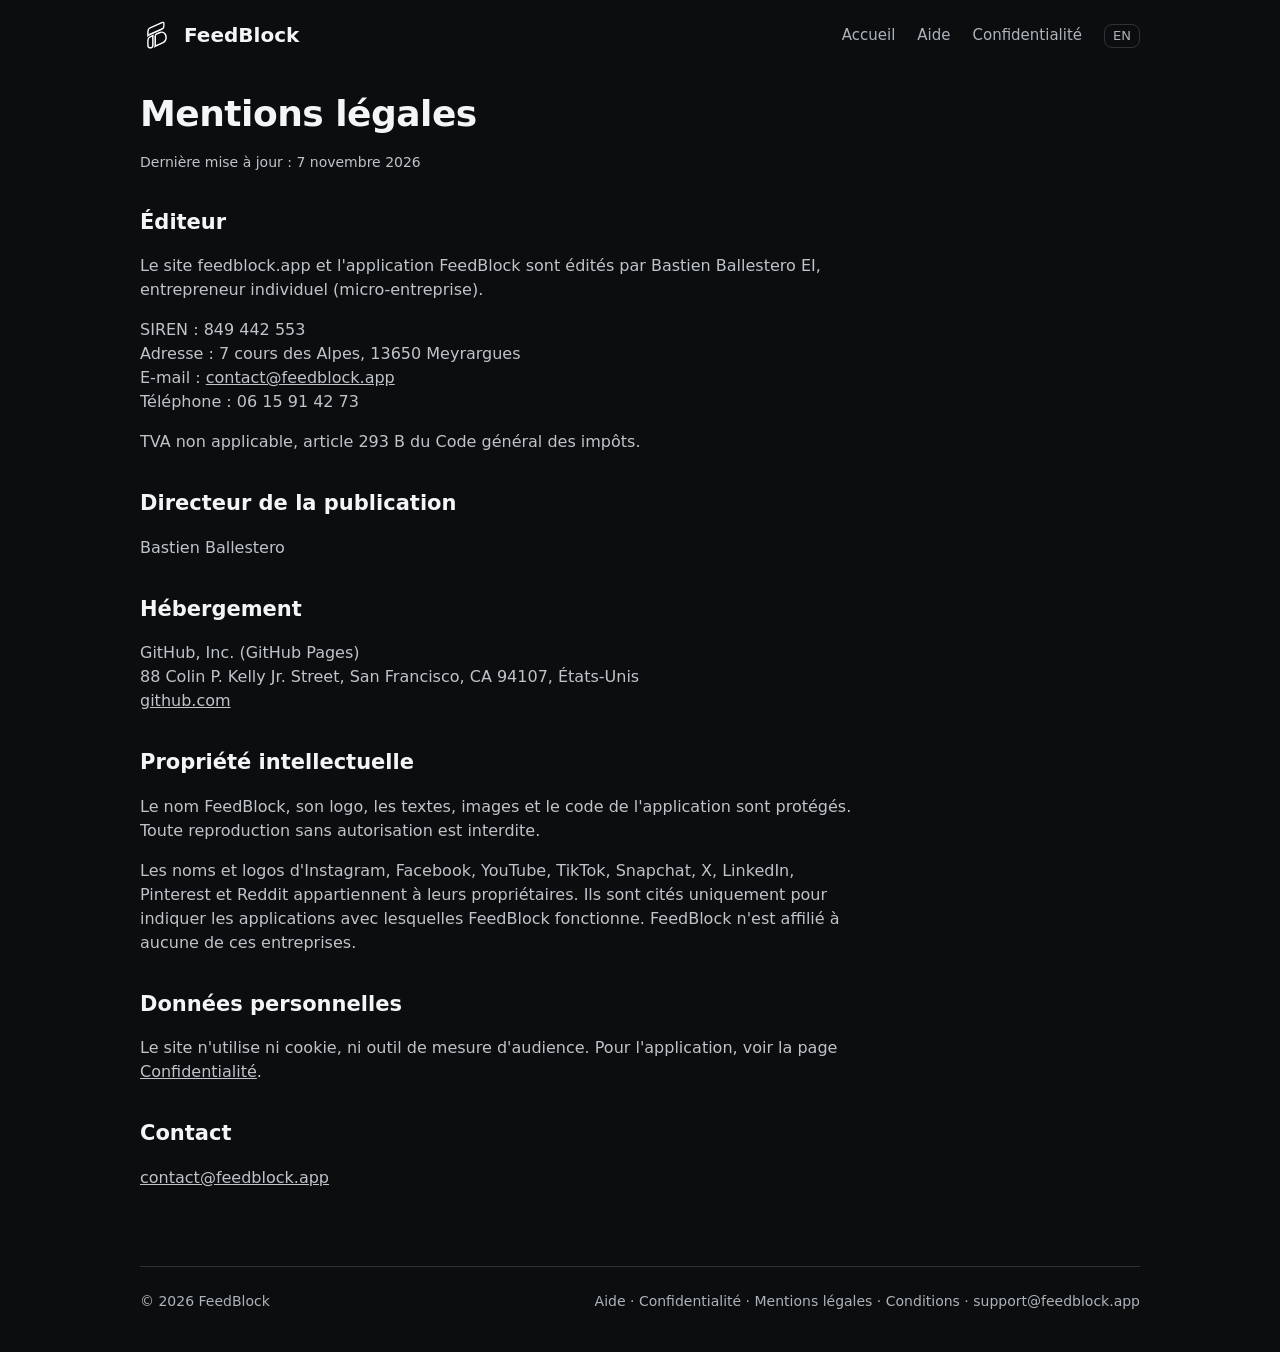
<file: fr/mentions-legales.html>
<!doctype html>
<html lang="fr">
<head>
<meta charset="utf-8">
<meta name="viewport" content="width=device-width, initial-scale=1">
<title>Mentions légales · FeedBlock</title>
<meta name="description" content="Mentions légales du site feedblock.app.">
<meta property="og:type" content="website">
<meta property="og:site_name" content="FeedBlock">
<meta property="og:title" content="Mentions légales · FeedBlock">
<meta property="og:description" content="Mentions légales du site feedblock.app.">
<meta property="og:url" content="https://feedblock.app/fr/mentions-legales">
<meta property="og:image" content="https://feedblock.app/partage.png">
<meta property="og:image:width" content="1200">
<meta property="og:image:height" content="630">
<meta property="og:locale" content="fr_FR">
<meta name="twitter:card" content="summary_large_image">
<link rel="alternate" hreflang="en" href="https://feedblock.app/legal">
<link rel="alternate" hreflang="fr" href="https://feedblock.app/fr/mentions-legales">
<link rel="alternate" hreflang="x-default" href="https://feedblock.app/legal">
<link rel="icon" href="/favicon.svg">
<link rel="stylesheet" href="/style.css?v=202611091512">
</head>
<body>
<div class="wrap">
<header>
 <a class="brand" href="/fr/"><img src="/logo.svg" alt="">FeedBlock</a>
 <nav><a href="/fr/">Accueil</a><a href="/fr/aide">Aide</a><a href="/fr/confidentialite">Confidentialité</a><a class="lang" href="/legal" hreflang="en" onclick="try{localStorage.setItem('lang','en')}catch(e){}">EN</a></nav>
</header>

<div class="page">
 <h1>Mentions légales</h1>
 <p class="small">Dernière mise à jour : 7 novembre 2026</p>

 <h2>Éditeur</h2>
 <p>Le site feedblock.app et l'application FeedBlock sont édités par Bastien Ballestero EI, entrepreneur individuel (micro-entreprise).</p>
 <p>SIREN : 849 442 553<br>
 Adresse : 7 cours des Alpes, 13650 Meyrargues<br>
 E-mail : <a href="mailto:contact@feedblock.app">contact@feedblock.app</a><br>
 Téléphone : 06 15 91 42 73</p>
 <p>TVA non applicable, article 293 B du Code général des impôts.</p>

 <h2>Directeur de la publication</h2>
 <p>Bastien Ballestero</p>

 <h2>Hébergement</h2>
 <p>GitHub, Inc. (GitHub Pages)<br>
 88 Colin P. Kelly Jr. Street, San Francisco, CA 94107, États-Unis<br>
 <a href="https://github.com">github.com</a></p>

 <h2>Propriété intellectuelle</h2>
 <p>Le nom FeedBlock, son logo, les textes, images et le code de l'application sont protégés. Toute reproduction sans autorisation est interdite.</p>
 <p>Les noms et logos d'Instagram, Facebook, YouTube, TikTok, Snapchat, X, LinkedIn, Pinterest et Reddit appartiennent à leurs propriétaires. Ils sont cités uniquement pour indiquer les applications avec lesquelles FeedBlock fonctionne. FeedBlock n'est affilié à aucune de ces entreprises.</p>

 <h2>Données personnelles</h2>
 <p>Le site n'utilise ni cookie, ni outil de mesure d'audience. Pour l'application, voir la page <a href="/fr/confidentialite">Confidentialité</a>.</p>

 <h2>Contact</h2>
 <p><a href="mailto:contact@feedblock.app">contact@feedblock.app</a></p>
</div>

<footer>
 <span>© 2026 FeedBlock</span>
 <span><a href="/fr/aide">Aide</a> · <a href="/fr/confidentialite">Confidentialité</a> · <a href="/fr/mentions-legales">Mentions légales</a> · <a href="/fr/conditions">Conditions</a> · <a href="mailto:support@feedblock.app">support@feedblock.app</a></span>
</footer>
</div>
</body>
</html>
</file>
<file: style.css>
:root{--bg:#0b0d0f;--card:#1b1f23;--card2:#252a2f;--outline:#2c3439;--text:#f3f5f6;--soft:#bec4ca;--muted:#acb4ba;--green:#2ecc96;--green-on:#06291d}
*{box-sizing:border-box}
body{margin:0;background:var(--bg);color:var(--text);font-family:system-ui,-apple-system,"Segoe UI",Roboto,sans-serif;line-height:1.5}
a{color:inherit}
.wrap{max-width:1040px;margin:0 auto;padding:0 20px}
header{display:flex;align-items:center;justify-content:space-between;padding:18px 0}
.brand{display:flex;align-items:center;gap:10px;font-weight:800;font-size:20px;text-decoration:none}
.brand img{width:34px;height:34px}
nav a{color:var(--muted);text-decoration:none;margin-left:22px;font-size:15px}
nav a:hover{color:var(--text)}
.hero{display:grid;grid-template-columns:1.1fr .9fr;gap:40px;align-items:center;padding:48px 0 64px}
h1{font-size:46px;line-height:1.1;margin:0 0 32px;letter-spacing:-.5px}
.lead{font-size:18px;color:var(--soft);margin:0 0 28px}
.btn{display:inline-block;background:var(--green);color:var(--green-on);font-weight:700;padding:14px 24px;border-radius:14px;text-decoration:none}
.btn.off{background:var(--card2);color:var(--muted)}
.note{color:var(--muted);font-size:14px;margin-top:12px;display:flex;align-items:center;gap:7px}
.droid{width:18px;height:18px;flex:none}
.phones{display:flex;gap:16px;justify-content:center}
.demo{position:relative;width:230px;aspect-ratio:1080/2312;border-radius:18px;overflow:hidden;background:#000;box-shadow:var(--sh0);--k:.72}
.demo img{position:absolute;inset:0;width:100%;height:100%;display:block}
.demo .mask{transition:opacity .7s;inset:-1px;width:calc(100% + 2px);height:calc(100% + 2px)}
.demo .count{position:absolute;left:0;right:0;top:62.11%;transform:translateY(-.5em);text-align:center;font-weight:700;font-size:calc(12.5px * var(--k));line-height:1;transition:opacity .7s}
.demo .ct{color:rgba(245,245,245,.59)}
.demo .ct.on{color:#fff}
.demo .cw{display:inline-block}
.demo .track{display:block;margin:calc(8px * var(--k)) 0 0;width:100%;height:max(1px,calc(3px * var(--k)));background:rgba(243,245,246,.2);visibility:hidden}
.demo .track b{display:block;height:100%;background:#fff;transform-origin:left;transform:scaleX(0)}
.demo .pill{position:absolute;left:0;top:50.04%;width:16.11%;aspect-ratio:1;transform:translateY(-50%);border-radius:50%;background:rgba(20,22,25,.92);display:flex;flex-direction:column;align-items:center;justify-content:center;color:#fff;font-weight:700;visibility:hidden;line-height:1.1}
.demo .pill small{font-weight:400;color:#dce0e4;font-size:calc(360px * var(--k) * .0242)}
.demo .pill .pt{font-size:calc(360px * var(--k) * .0387)}
.demo{transition:transform .3s ease,box-shadow .3s ease;cursor:pointer;-webkit-user-select:none;user-select:none;-webkit-touch-callout:none;-webkit-tap-highlight-color:transparent}
.demo img{pointer-events:none;-webkit-user-drag:none}
.demo .hold{position:absolute;left:50%;top:72.49%;width:26%;aspect-ratio:1;transform:translate(-50%,-50%);border-radius:50%;touch-action:none}
.hint{color:var(--muted);font-size:13.5px;text-align:center;margin-top:14px;line-height:1.9}
.hg{display:inline-flex;width:24px;height:24px;border-radius:50%;background:var(--card2);align-items:center;justify-content:center;vertical-align:middle;margin:0 2px}
.hg img{width:14px;height:14px}
.phones{flex-direction:column;align-items:center}
section{padding:56px 0}
h2{font-size:30px;margin:0 0 10px}
.sub{color:var(--muted);margin:0 0 28px;max-width:640px}
.questions{background:var(--card);border-radius:18px;padding:22px 24px;max-width:720px}
.questions p{margin:0 0 10px;color:var(--soft)}
.questions b{color:var(--green);display:block;margin-top:14px}
.apps{display:grid;grid-template-columns:repeat(9,1fr);gap:8px}
.app{background:var(--card);border-radius:14px;padding:12px 2px;text-align:center;font-weight:700;font-size:12.5px;min-width:0;overflow-wrap:anywhere}
.tile{width:40px;height:40px;border-radius:13px;background:var(--card2);margin:0 auto 8px;display:flex;align-items:center;justify-content:center;font-size:15px;color:#fff;font-weight:800}
.tile.ig{background:radial-gradient(circle 31.2px at 0 0,rgba(118,56,250,.95),rgba(118,56,250,0)),radial-gradient(circle 24px at 100% 0,rgba(255,6,214,.78),rgba(255,6,214,0)),radial-gradient(circle 26.8px at 25% 110%,rgba(255,214,0,.95),rgba(255,214,0,0)),radial-gradient(circle 23.2px at 105% 50%,rgba(253,29,29,.7),rgba(253,29,29,0)),#fd01aa}
.tile.yt{background:#fff;box-shadow:inset 0 0 0 .75px rgba(0,0,0,.14)}
.tile.yt svg{width:100%;height:100%;display:block}
.tile.tt{background:#000}
.tile.tt svg{width:100%;height:100%;display:block}
.tile.sc{color:#fff;-webkit-text-stroke:1.2px #000;paint-order:stroke fill}
.ico img{width:22px;height:22px;display:block}
.keep{color:var(--muted);margin-top:16px}
.features{display:grid;grid-template-columns:repeat(auto-fill,minmax(300px,1fr));gap:12px}
.feature{background:var(--card);border-radius:16px;padding:16px 18px;display:flex;gap:14px;align-items:center}
.ico{width:38px;height:38px;border-radius:11px;background:var(--card2);flex:none;display:flex;align-items:center;justify-content:center}
.ico svg{width:20px;height:20px;fill:none;stroke:var(--text);stroke-width:2;stroke-linecap:round;stroke-linejoin:round}
.feature b{display:block;font-size:16px}
.feature span{color:var(--muted);font-size:14.5px}
.plans{display:grid;grid-template-columns:1fr 1.25fr;gap:14px;max-width:860px}
.plan{background:var(--card);border-radius:18px;padding:22px}
.plan.pro{box-shadow:0 0 0 2px rgba(46,204,150,.45)}
.plan h3{margin:0 0 4px;font-size:20px}
.price{color:var(--green);font-weight:700;margin-bottom:12px;white-space:nowrap;font-size:min(15px,3.6vw)}
.plan ul{margin:0;padding-left:18px;color:var(--soft);font-size:14.5px}
.plan li{margin:4px 0}
.privacy{background:var(--card);border-radius:18px;padding:24px;width:fit-content;max-width:720px;display:flex;gap:18px;align-items:center}
.privacy p{margin:0;color:var(--soft);font-size:14.5px}
footer{border-top:1px solid var(--outline);margin-top:40px;padding:24px 0 40px;color:var(--muted);font-size:14px;display:flex;flex-wrap:wrap;gap:12px 24px;justify-content:space-between}
footer a{text-decoration:none}
footer a:hover{color:var(--text)}
@media (max-width:760px){
 .hero{grid-template-columns:1fr;padding-top:20px}
 h1{font-size:28px;margin-bottom:24px}
 .lead{font-size:16px;margin-bottom:20px}
 h2{font-size:23px}
 section{padding:40px 0}
 .sub,.keep,.questions p{font-size:15px}
 .note{font-size:13px}
 .feature b{font-size:15px}
 .feature span,.plan ul,.privacy p{font-size:14px}
 nav a{margin-left:10px;font-size:13px}
 header nav a.lang{height:22px;padding:0 6px 1px;font-size:12px}
 .brand{font-size:17px;gap:8px}
 .brand img{width:28px;height:28px}
 .price{font-size:3.15vw}
 .plans{grid-template-columns:minmax(0,1fr)}
 .apps{grid-template-columns:repeat(3,1fr);gap:8px}
 .app{font-size:12.5px;overflow-wrap:normal}
 .demo{width:220px}
}
.page{max-width:720px;padding:24px 0 20px}
.page h1{font-size:36px;margin-bottom:18px}
.page h2{font-size:21px;margin:34px 0 12px}
.page p{color:var(--soft)}
.card{background:var(--card);border-radius:16px;padding:16px 20px;margin-bottom:12px}
.card h3{margin:0 0 6px;font-size:16.5px}
.card p{margin:0;color:var(--soft);font-size:15px}
.points .pt{display:flex;gap:12px;padding:10px 0;border-top:1px solid var(--outline)}
.points .pt:first-child{border-top:0}
.points .dot{width:7px;height:7px;border-radius:50%;background:var(--text);margin-top:9px;flex:none}
.points .ok .dot{background:var(--green)}
.points .ok b{color:var(--green)}
.points b{display:block}
.points span{color:var(--soft);font-size:15px}
.contact{background:var(--card);border-radius:16px;padding:20px;display:flex;flex-wrap:wrap;gap:12px;align-items:center;justify-content:space-between}
.small{color:var(--muted);font-size:14px}

@media (hover:hover){.demo:hover{transform:scale(1.07);--sh0:0 0 0 3px #252a2f,0 0 22px rgba(255,255,255,.05)}}
.demo.pressing,.demo.open{transform:scale(1.07)}
.demo{--sh0:0 0 0 3px #252a2f}
.demo::after{content:"";position:absolute;inset:0;border-radius:inherit;box-shadow:inset 0 0 0 1px #252a2f;pointer-events:none;z-index:5}
nav a.lang{display:inline-flex;align-items:center;height:24px;box-sizing:border-box;line-height:1;border:1px solid var(--outline);border-radius:8px;padding:0 8px 1px;font-size:13px;transition:border-color .15s,color .15s}
nav a.lang:hover{border-color:var(--text)}
@media (max-width:420px){nav a:first-child{display:none}}
</file>
